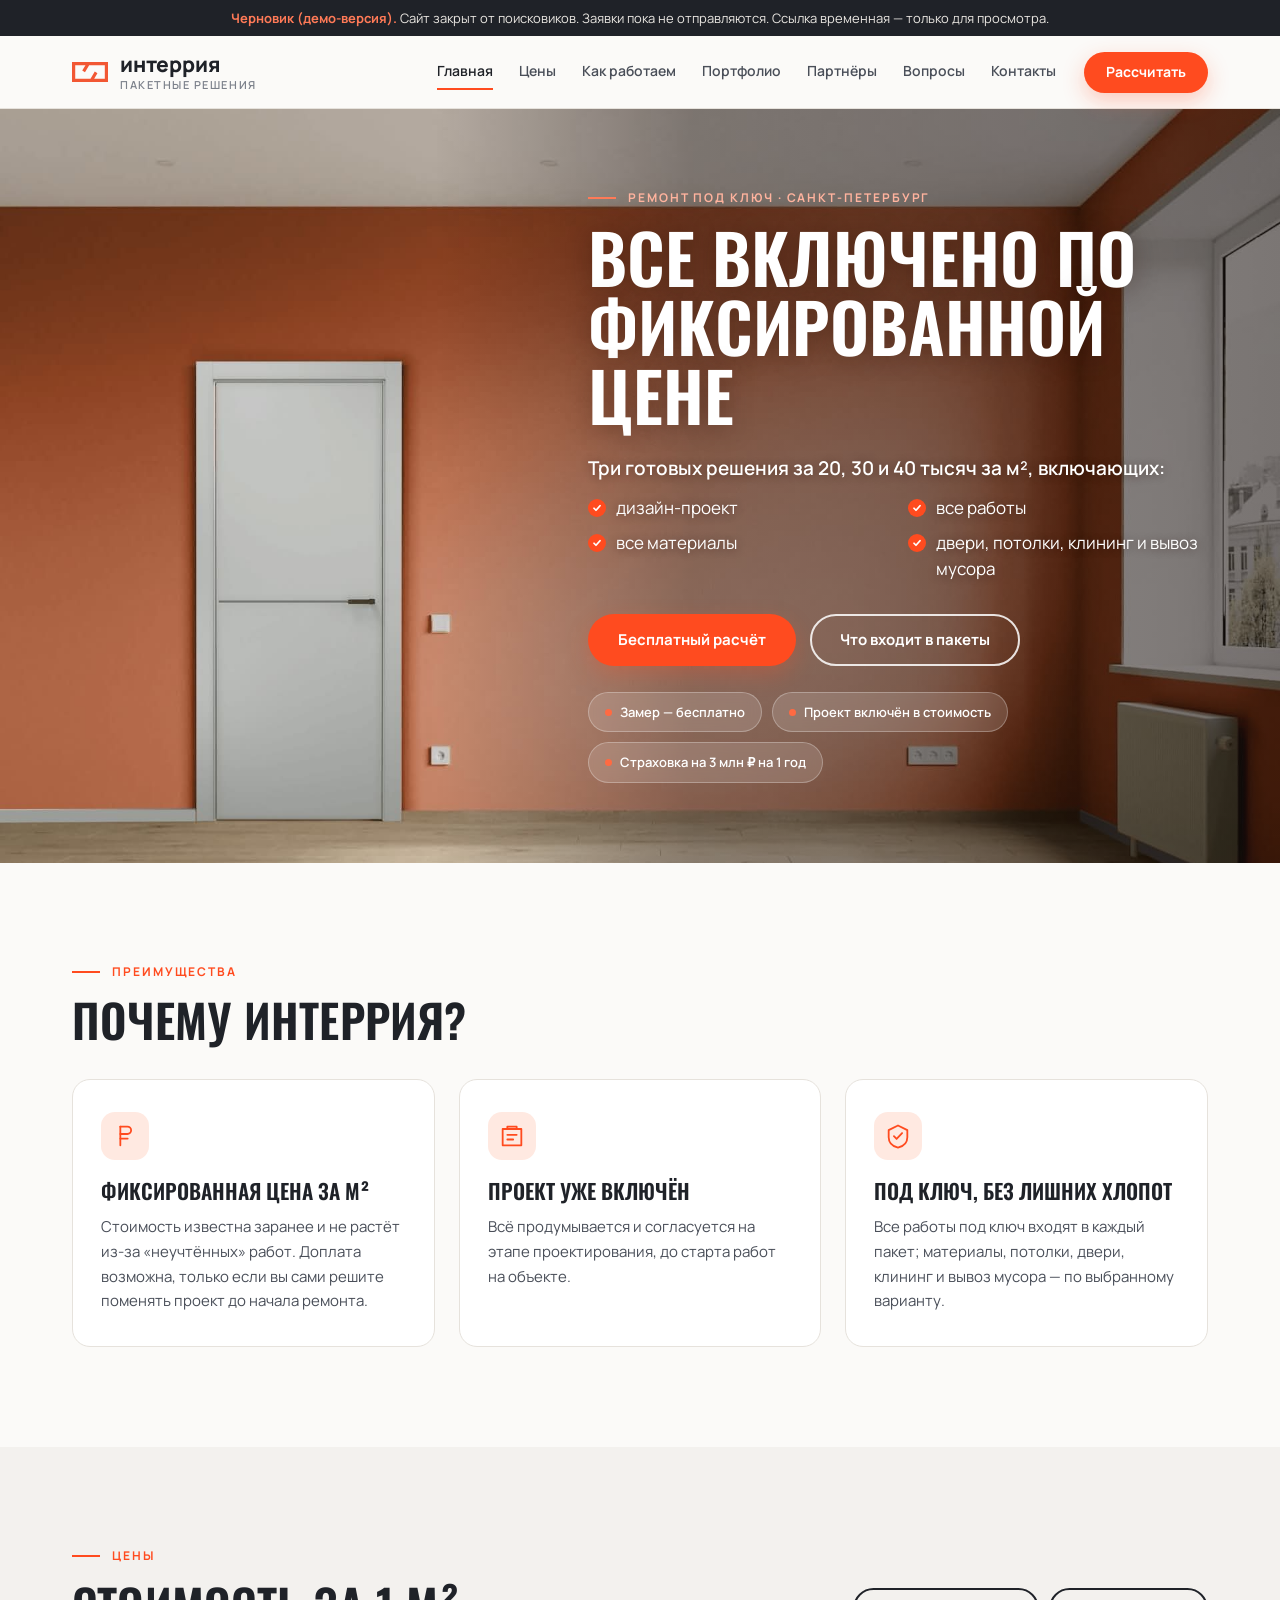
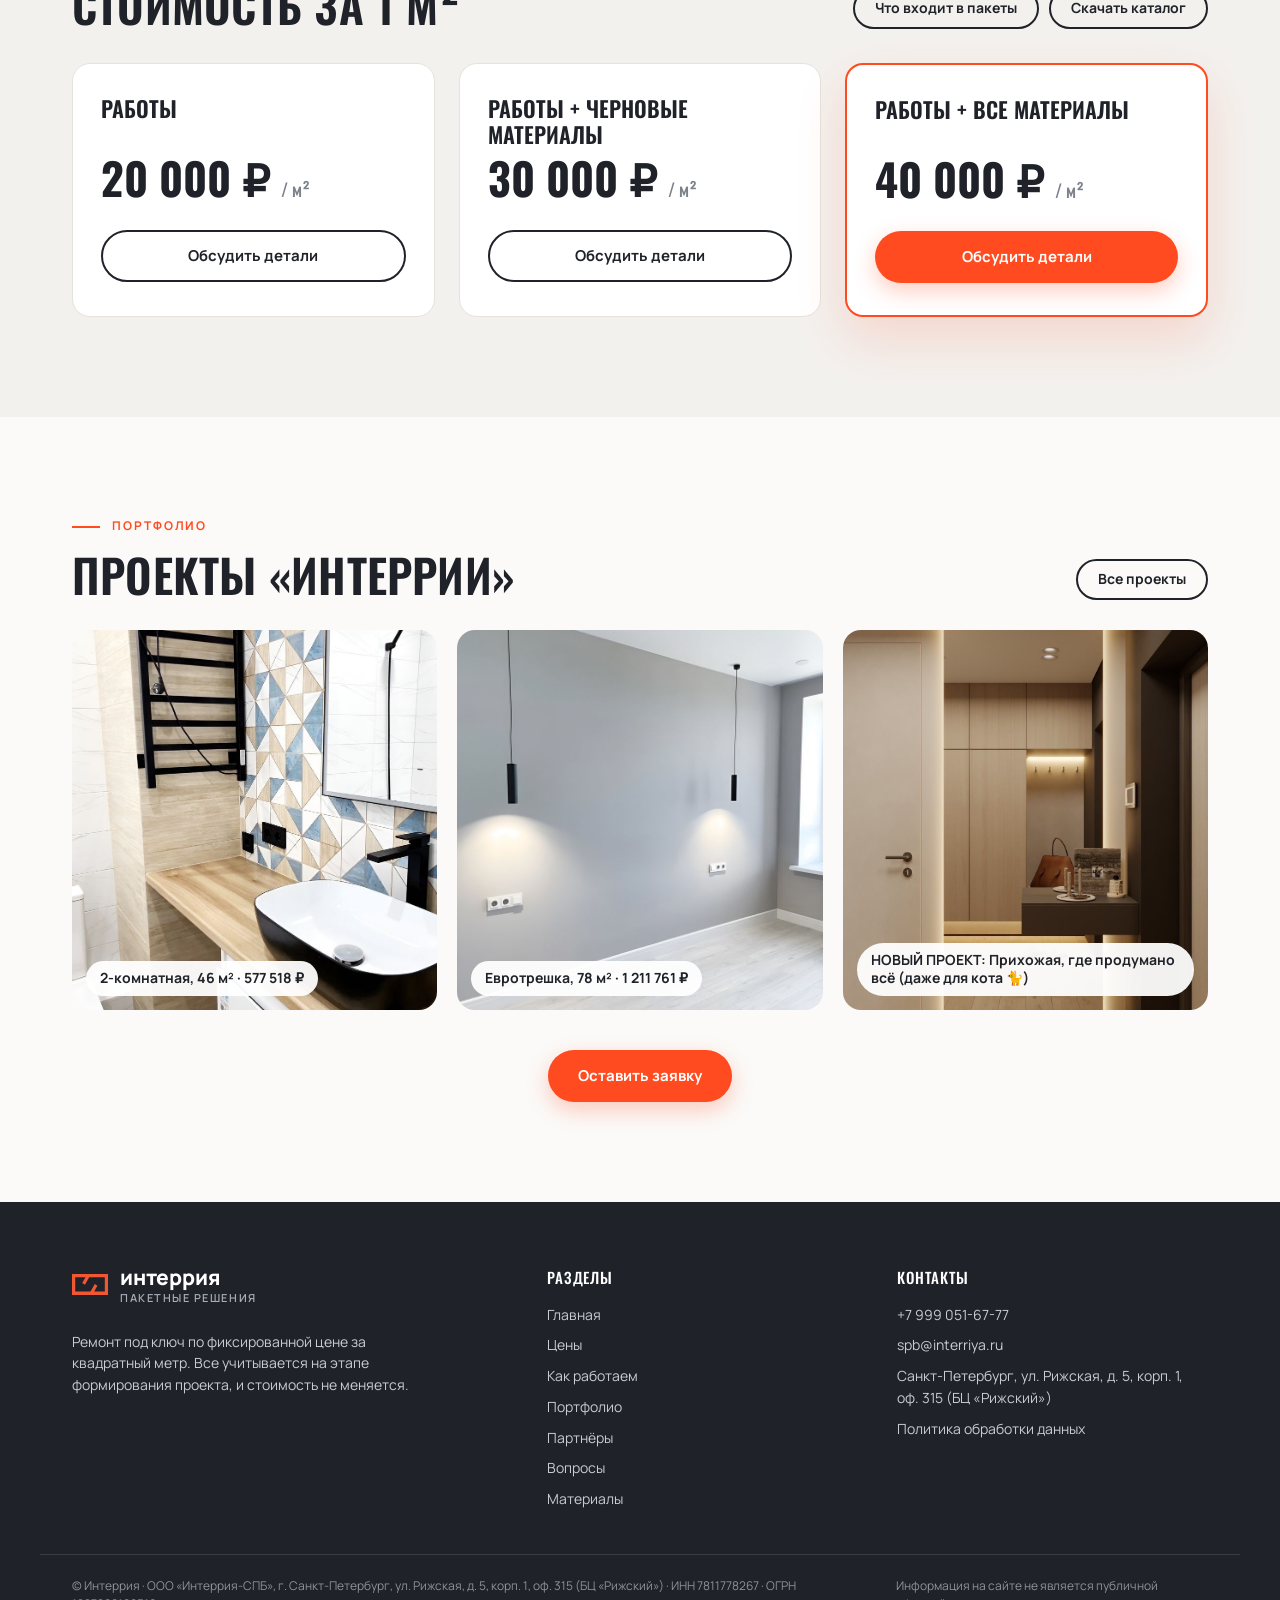
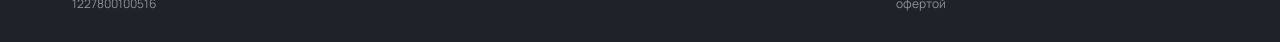
<file: index.html>
<!DOCTYPE html>
<html lang="ru">
<head>
<meta charset="utf-8">
<meta name="viewport" content="width=device-width, initial-scale=1">
<meta name="robots" content="noindex, nofollow">
<title>Интеррия. Пакетные решения — ремонт под ключ в Санкт-Петербурге (черновик)</title>
<meta name="description" content="Все включено по фиксированной цене: три готовых решения за 20, 30 и 40 тысяч ₽ за м². Санкт-Петербург.">
<link rel="icon" href="assets/img/logo-sign.svg" type="image/svg+xml">
<link rel="stylesheet" href="assets/css/fonts.css">
<link rel="stylesheet" href="assets/css/style.css">
</head>
<body>

<div class="draft-bar"><b>Черновик (демо-версия).</b> Сайт закрыт от поисковиков. Заявки пока не отправляются. Ссылка временная — только для просмотра.</div>
<header class="header" id="top">
  <div class="container header__in">
    <a href="index.html" class="logo" aria-label="Интеррия. Пакетные решения">
      <img src="assets/img/logo-sign.svg" alt="" width="36" height="20">
      <span class="logo__text"><span class="logo__name">интеррия</span><span class="logo__sub">Пакетные решения</span></span>
    </a>
    <nav class="nav" id="nav">
      <a href="index.html" class="is-active">Главная</a>
      <a href="prices.html">Цены</a>
      <a href="how.html">Как работаем</a>
      <a href="portfolio.html">Портфолио</a>
      <a href="partners.html">Партнёры</a>
      <a href="faq.html">Вопросы</a>
      <a href="contacts.html">Контакты</a>
      <a href="prices.html#calc" class="btn btn--accent btn--sm nav__cta-mobile">Рассчитать</a>
    </nav>
    <a href="prices.html#calc" class="btn btn--accent btn--sm header__cta">Рассчитать</a>
    <button class="burger" id="burger" aria-label="Меню" aria-expanded="false"><span></span><span></span><span></span></button>
  </div>
</header>

<main>

<!-- HERO -->
<section class="hero">
  <div class="hero__bg" role="img" aria-label="Комната после ремонта: оранжевая стена и светлая дверь"></div>
  <div class="container hero__in">
    <div class="hero__content">
      <div class="eyebrow eyebrow--light">Ремонт под ключ · Санкт-Петербург</div>
      <h1 class="hero__title">Все включено по фиксированной цене</h1>
      <p class="hero__lead">Три готовых решения за 20, 30 и 40 тысяч за м², включающих:</p>
      <ul class="hero__list">
        <li>дизайн-проект</li>
        <li>все работы</li>
        <li>все материалы</li>
        <li>двери, потолки, клининг и вывоз мусора</li>
      </ul>
      <div class="hero__btns">
        <a href="prices.html#calc" class="btn btn--accent">Бесплатный расчёт</a>
        <a href="prices.html#prices" class="btn btn--ghost-light">Что входит в пакеты</a>
      </div>
      <div class="chips">
        <span class="chip">Замер — бесплатно</span>
        <span class="chip">Проект включён в стоимость</span>
        <span class="chip">Страховка на 3&nbsp;млн&nbsp;₽ на 1 год</span>
      </div>
    </div>
  </div>
</section>

<!-- WHY -->
<section class="section why" id="why">
  <div class="container">
    <div class="eyebrow">Преимущества</div>
    <h2 class="h2">Почему Интеррия?</h2>
    <div class="why-cards">
      <article class="why-card">
        <div class="why-card__ico" aria-hidden="true">
          <svg viewBox="0 0 24 24" aria-hidden="true"><path d="M8 4v16"/><path d="M8 4h6.1a3.15 3.15 0 0 1 0 6.3H8"/><path d="M8 14.2h6.3"/></svg>
        </div>
        <h3>Фиксированная цена за м²</h3>
        <p>Стоимость известна заранее и не растёт из-за «неучтённых» работ. Доплата возможна, только если вы сами решите поменять проект до начала ремонта.</p>
      </article>
      <article class="why-card">
        <div class="why-card__ico" aria-hidden="true">
          <svg viewBox="0 0 24 24"><path d="M4 6h16v14H4z"/><path d="M8 6V4h8v2"/><path d="M8 11h8M8 15h5"/></svg>
        </div>
        <h3>Проект уже включён</h3>
        <p>Всё продумывается и согласуется на этапе проектирования, до старта работ на объекте.</p>
      </article>
      <article class="why-card">
        <div class="why-card__ico" aria-hidden="true">
          <svg viewBox="0 0 24 24"><path d="M12 3l8 4v6c0 5-3.4 7.8-8 9-4.6-1.2-8-4-8-9V7l8-4z"/><path d="M8.5 12.2l2.3 2.3 4.7-5"/></svg>
        </div>
        <h3>Под ключ, без лишних хлопот</h3>
        <p>Все работы под ключ входят в каждый пакет; материалы, потолки, двери, клининг и вывоз мусора — по выбранному варианту.</p>
      </article>
    </div>
  </div>
</section>

<!-- PRICES PREVIEW -->
<section class="section section--alt" id="prices-preview">
  <div class="container">
    <div class="head-row">
      <div>
        <div class="eyebrow">Цены</div>
        <h2 class="h2">Стоимость за 1 м²</h2>
      </div>
      <div class="head-row__btns">
        <a class="btn btn--outline btn--sm" href="prices.html#prices">Что входит в пакеты</a>
        <a class="btn btn--outline btn--sm" href="assets/docs/interriya-paketnye-resheniya.pdf" download="interriya-paketnye-resheniya.pdf">Скачать каталог</a>
      </div>
    </div>
    <div class="packs packs--preview">
      <article class="pack">
        <h3 class="pack__name">Работы</h3>
        <div class="pack__price">20 000 ₽ <small>/ м²</small></div>
        <a href="contacts.html?pack=20000#contacts" class="btn btn--outline pack__btn" data-pack="20000">Обсудить детали</a>
      </article>
      <article class="pack">
        <h3 class="pack__name">Работы + черновые материалы</h3>
        <div class="pack__price">30 000 ₽ <small>/ м²</small></div>
        <a href="contacts.html?pack=30000#contacts" class="btn btn--outline pack__btn" data-pack="30000">Обсудить детали</a>
      </article>
      <article class="pack pack--top">
        <h3 class="pack__name">Работы + все материалы</h3>
        <div class="pack__price">40 000 ₽ <small>/ м²</small></div>
        <a href="contacts.html?pack=40000#contacts" class="btn btn--accent pack__btn" data-pack="40000">Обсудить детали</a>
      </article>
    </div>
  </div>
</section>

<!-- PORTFOLIO PREVIEW -->
<section class="section" id="portfolio">
  <div class="container">
    <div class="head-row">
      <div><div class="eyebrow">Портфолио</div><h2 class="h2">Проекты «Интеррии»</h2></div>
      <a class="btn btn--outline btn--sm" href="portfolio.html">Все проекты</a>
    </div>
    <div class="gallery js-works" data-works-count="3" data-works-key="home">
      <a class="work" href="https://sankt-peterburg.interriya.ru/portfolio/tproduct/193754924922-2-282-071-" target="_blank" rel="noopener"><img src="assets/img/work-1.jpg" alt="Ремонт: 4-комнатная, 91 м²" loading="lazy"><span class="work__cap">4-комнатная, 91 м²</span></a>
      <a class="work" href="https://sankt-peterburg.interriya.ru/portfolio/tproduct/827839399602-2-004-022-" target="_blank" rel="noopener"><img src="assets/img/work-2.jpg" alt="Ремонт: Евротрёшка, 82 м²" loading="lazy"><span class="work__cap">Евротрёшка, 82 м²</span></a>
      <a class="work" href="https://sankt-peterburg.interriya.ru/portfolio/tproduct/144478800622-1-617-220-" target="_blank" rel="noopener"><img src="assets/img/work-3.jpg" alt="Ремонт: 2-комнатная, 59 м²" loading="lazy"><span class="work__cap">2-комнатная, 59 м²</span></a>
    </div>
    <div class="home-cta">
      <a href="contacts.html#contacts" class="btn btn--accent">Оставить заявку</a>
    </div>
  </div>
</section>

</main>

<footer class="footer">
  <div class="container footer__in">
    <div class="footer__col footer__about">
      <a href="index.html" class="logo logo--light">
        <img src="assets/img/logo-sign.svg" alt="" width="36" height="20">
        <span class="logo__text"><span class="logo__name">интеррия</span><span class="logo__sub">Пакетные решения</span></span>
      </a>
      <p>Ремонт под ключ по фиксированной цене за квадратный метр. Все учитывается на этапе формирования проекта, и стоимость не меняется.</p>
    </div>
    <div class="footer__col">
      <div class="footer__h">Разделы</div>
      <a href="index.html">Главная</a><a href="prices.html">Цены</a><a href="how.html">Как работаем</a><a href="portfolio.html">Портфолио</a><a href="partners.html">Партнёры</a><a href="faq.html">Вопросы</a><a href="brands.html">Материалы</a>
    </div>
    <div class="footer__col">
      <div class="footer__h">Контакты</div>
      <a href="tel:+79990516777">+7 999 051-67-77</a>
      <a href="mailto:spb@interriya.ru">spb@interriya.ru</a>
      <span>Санкт-Петербург, ул. Рижская, д. 5, корп. 1, оф. 315 (БЦ «Рижский»)</span>
      <a href="privacy.html">Политика обработки данных</a>
    </div>
  </div>
  <div class="container footer__bottom">
    <span>© Интеррия · ООО «Интеррия-СПБ», г. Санкт-Петербург, ул. Рижская, д. 5, корп. 1, оф. 315 (БЦ «Рижский») · ИНН 7811778267 · ОГРН 1227800100516</span>
    <span>Информация на сайте не является публичной офертой</span>
  </div>
</footer>

<script src="assets/data/projects.js"></script>
<script src="assets/js/form-config.js"></script>
<script src="assets/js/main.js"></script>
</body>
</html>
</file>
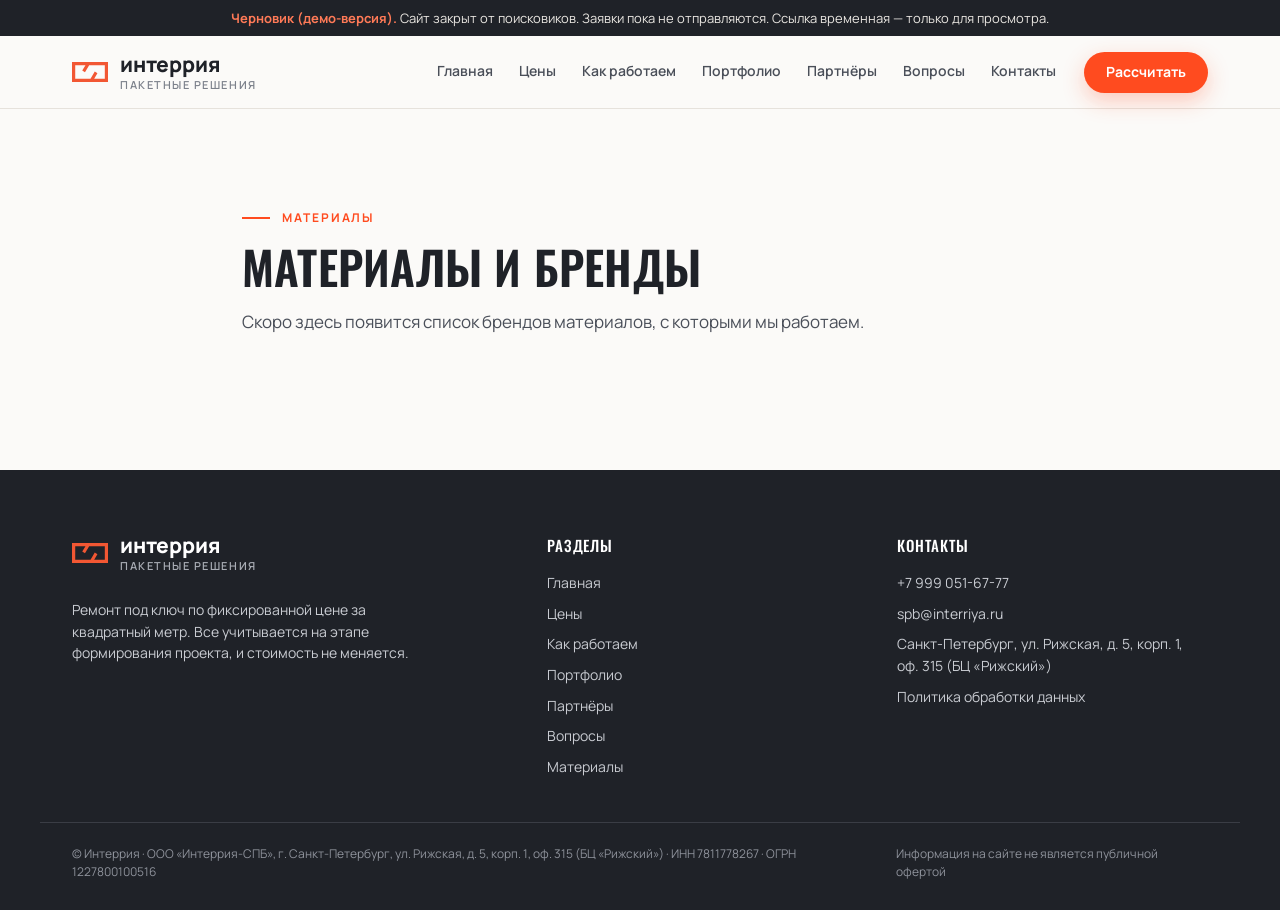
<file: brands.html>
<!DOCTYPE html>
<html lang="ru">
<head>
<meta charset="utf-8">
<meta name="viewport" content="width=device-width, initial-scale=1">
<meta name="robots" content="noindex, nofollow">
<title>Материалы и бренды | Интеррия. Пакетные решения (черновик)</title>
<meta name="description" content="Список брендов материалов, с которыми работает «Интеррия». Раздел в подготовке.">
<link rel="icon" href="assets/img/logo-sign.svg" type="image/svg+xml">
<link rel="stylesheet" href="assets/css/fonts.css">
<link rel="stylesheet" href="assets/css/style.css">
</head>
<body>

<div class="draft-bar"><b>Черновик (демо-версия).</b> Сайт закрыт от поисковиков. Заявки пока не отправляются. Ссылка временная — только для просмотра.</div>
<header class="header" id="top">
  <div class="container header__in">
    <a href="index.html" class="logo" aria-label="Интеррия. Пакетные решения">
      <img src="assets/img/logo-sign.svg" alt="" width="36" height="20">
      <span class="logo__text"><span class="logo__name">интеррия</span><span class="logo__sub">Пакетные решения</span></span>
    </a>
    <nav class="nav" id="nav">
      <a href="index.html">Главная</a>
      <a href="prices.html">Цены</a>
      <a href="how.html">Как работаем</a>
      <a href="portfolio.html">Портфолио</a>
      <a href="partners.html">Партнёры</a>
      <a href="faq.html">Вопросы</a>
      <a href="contacts.html">Контакты</a>
      <a href="prices.html#calc" class="btn btn--accent btn--sm nav__cta-mobile">Рассчитать</a>
    </nav>
    <a href="prices.html#calc" class="btn btn--accent btn--sm header__cta">Рассчитать</a>
    <button class="burger" id="burger" aria-label="Меню" aria-expanded="false"><span></span><span></span><span></span></button>
  </div>
</header>


<main>

<section class="section" id="brands">
  <div class="container container--narrow">
    <div class="eyebrow">Материалы</div>
    <h1 class="h2">Материалы и бренды</h1>
    <p class="sub">Скоро здесь появится список брендов материалов, с которыми мы работаем.</p>
  </div>
</section>

</main>

<footer class="footer">
  <div class="container footer__in">
    <div class="footer__col footer__about">
      <a href="index.html" class="logo logo--light">
        <img src="assets/img/logo-sign.svg" alt="" width="36" height="20">
        <span class="logo__text"><span class="logo__name">интеррия</span><span class="logo__sub">Пакетные решения</span></span>
      </a>
      <p>Ремонт под ключ по фиксированной цене за квадратный метр. Все учитывается на этапе формирования проекта, и стоимость не меняется.</p>
    </div>
    <div class="footer__col">
      <div class="footer__h">Разделы</div>
      <a href="index.html">Главная</a><a href="prices.html">Цены</a><a href="how.html">Как работаем</a><a href="portfolio.html">Портфолио</a><a href="partners.html">Партнёры</a><a href="faq.html">Вопросы</a><a href="brands.html">Материалы</a>
    </div>
    <div class="footer__col">
      <div class="footer__h">Контакты</div>
      <a href="tel:+79990516777">+7 999 051-67-77</a>
      <a href="mailto:spb@interriya.ru">spb@interriya.ru</a>
      <span>Санкт-Петербург, ул. Рижская, д. 5, корп. 1, оф. 315 (БЦ «Рижский»)</span>
      <a href="privacy.html">Политика обработки данных</a>
    </div>
  </div>
  <div class="container footer__bottom">
    <span>© Интеррия · ООО «Интеррия-СПБ», г. Санкт-Петербург, ул. Рижская, д. 5, корп. 1, оф. 315 (БЦ «Рижский») · ИНН 7811778267 · ОГРН 1227800100516</span>
    <span>Информация на сайте не является публичной офертой</span>
  </div>
</footer>

<script src="assets/js/form-config.js"></script>
<script src="assets/js/main.js"></script>
</body>
</html>
</file>
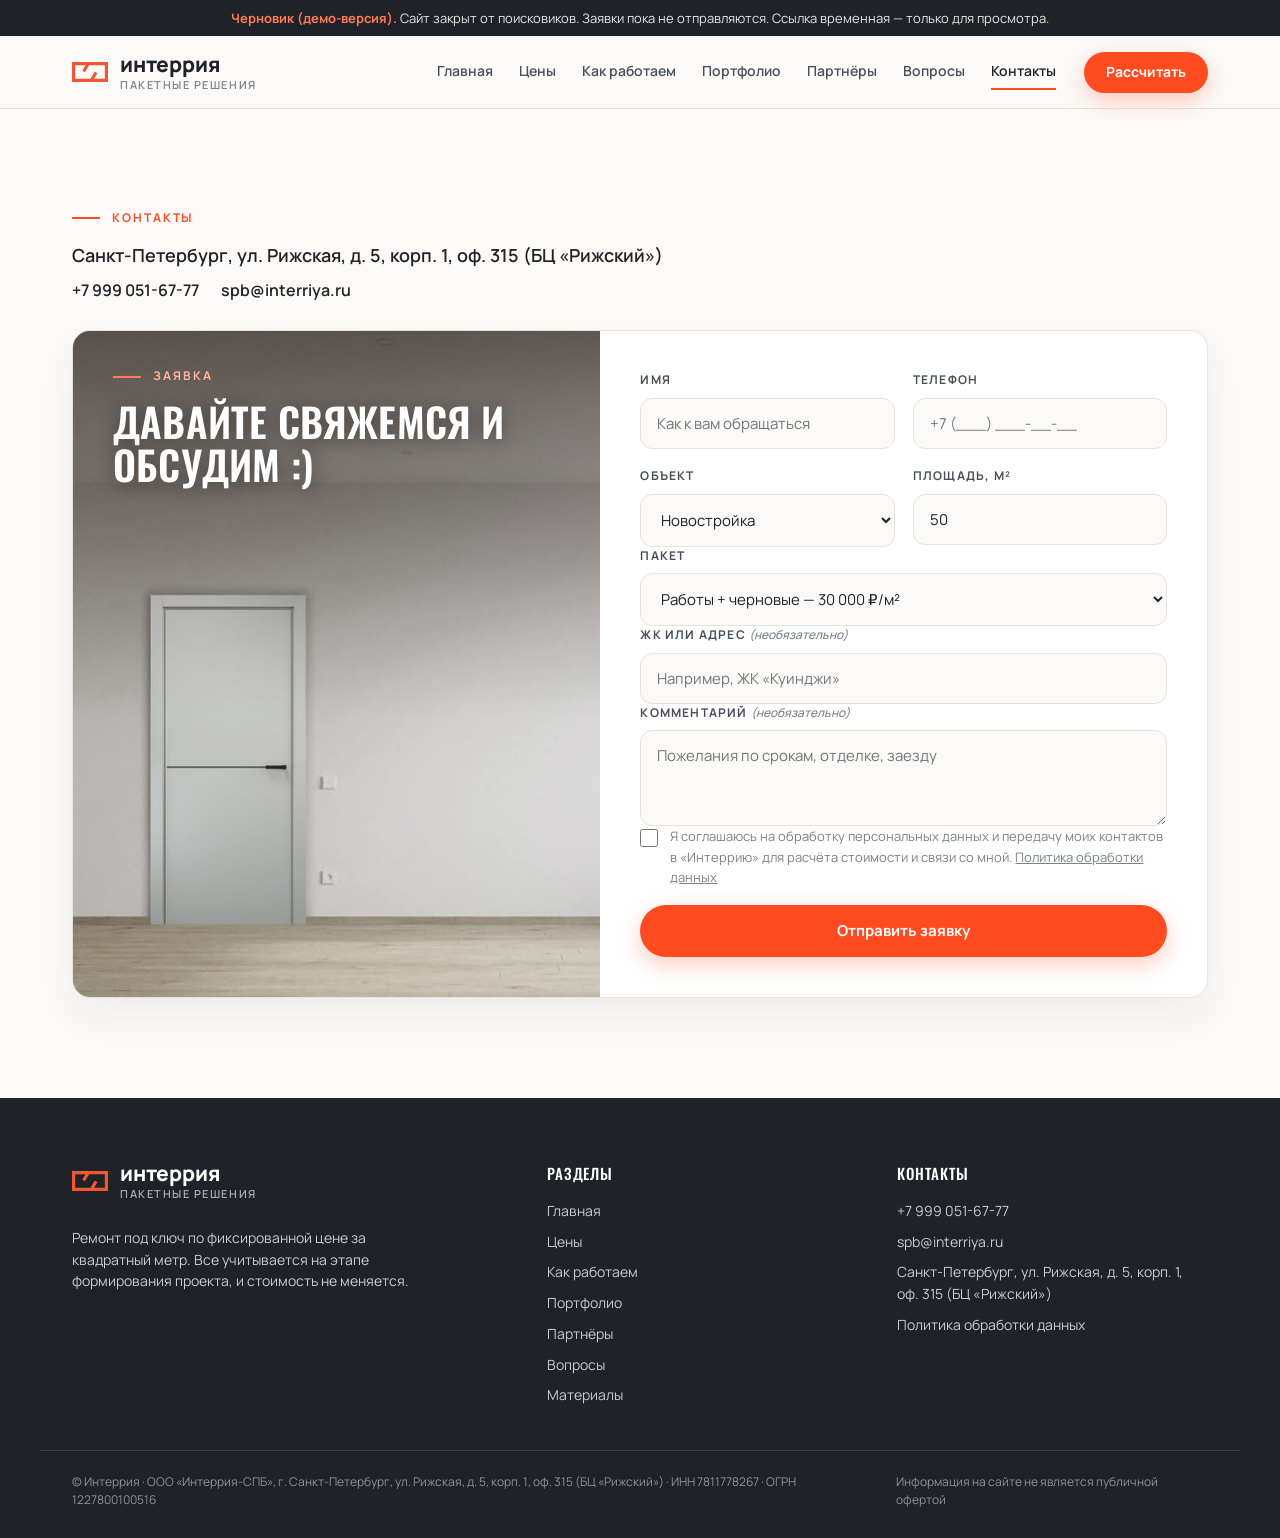
<file: contacts.html>
<!DOCTYPE html>
<html lang="ru">
<head>
<meta charset="utf-8">
<meta name="viewport" content="width=device-width, initial-scale=1">
<meta name="robots" content="noindex, nofollow">
<title>Контакты и заявка | Интеррия. Пакетные решения (черновик)</title>
<meta name="description" content="Давайте свяжемся и обсудим :) Заявка на расчёт пакетного ремонта в Санкт-Петербурге. +7 999 051-67-77, spb@interriya.ru.">
<link rel="icon" href="assets/img/logo-sign.svg" type="image/svg+xml">
<link rel="stylesheet" href="assets/css/fonts.css">
<link rel="stylesheet" href="assets/css/style.css">
</head>
<body>

<div class="draft-bar"><b>Черновик (демо-версия).</b> Сайт закрыт от поисковиков. Заявки пока не отправляются. Ссылка временная — только для просмотра.</div>
<header class="header" id="top">
  <div class="container header__in">
    <a href="index.html" class="logo" aria-label="Интеррия. Пакетные решения">
      <img src="assets/img/logo-sign.svg" alt="" width="36" height="20">
      <span class="logo__text"><span class="logo__name">интеррия</span><span class="logo__sub">Пакетные решения</span></span>
    </a>
    <nav class="nav" id="nav">
      <a href="index.html">Главная</a>
      <a href="prices.html">Цены</a>
      <a href="how.html">Как работаем</a>
      <a href="portfolio.html">Портфолио</a>
      <a href="partners.html">Партнёры</a>
      <a href="faq.html">Вопросы</a>
      <a href="contacts.html" class="is-active">Контакты</a>
      <a href="prices.html#calc" class="btn btn--accent btn--sm nav__cta-mobile">Рассчитать</a>
    </nav>
    <a href="prices.html#calc" class="btn btn--accent btn--sm header__cta">Рассчитать</a>
    <button class="burger" id="burger" aria-label="Меню" aria-expanded="false"><span></span><span></span><span></span></button>
  </div>
</header>

<main>

<!-- CONTACT FORM -->
<section class="section" id="contacts">
  <div class="container">
    <div class="contacts-info">
      <div class="eyebrow">Контакты</div>
      <p class="contacts-info__addr">Санкт-Петербург, ул. Рижская, д. 5, корп. 1, оф. 315 (БЦ «Рижский»)</p>
      <p class="contacts-info__links"><a href="tel:+79990516777">+7 999 051-67-77</a><a href="mailto:spb@interriya.ru">spb@interriya.ru</a></p>
    </div>
    <div class="lead">
      <div class="lead__img">
        <div class="lead__txt">
          <div class="eyebrow eyebrow--light">Заявка</div>
          <h2 class="h2 h2--light">Давайте свяжемся и обсудим :)</h2>
        </div>
      </div>
            <form class="form lead__form js-lead-form" data-form="lead" novalidate>
        <div class="hp-field" aria-hidden="true">
          <label>Не заполняйте это поле <input type="text" name="website" tabindex="-1" autocomplete="off"></label>
        </div>
        <input type="hidden" name="started_at" value="">
        <div class="form__fields">
        <div class="grid2">
          <label class="field"><span class="label">Имя</span><input type="text" name="name" placeholder="Как к вам обращаться" required autocomplete="name"></label>
          <label class="field"><span class="label">Телефон</span><input type="tel" name="phone" placeholder="+7 (___) ___-__-__" required inputmode="tel" autocomplete="tel"></label>
          <label class="field"><span class="label">Объект</span>
            <select name="object"><option>Новостройка</option><option>Вторичное жильё</option></select></label>
          <label class="field"><span class="label">Площадь, м²</span><input type="number" name="area" id="leadArea" value="50" min="10" max="500" inputmode="numeric"></label>
        </div>
        <label class="field"><span class="label">Пакет</span>
          <select name="pack" id="leadPack">
            <option value="20000">Работы — 20 000 ₽/м²</option>
            <option value="30000" selected>Работы + черновые — 30 000 ₽/м²</option>
            <option value="40000">Работы + все материалы — 40 000 ₽/м²</option>
          </select></label>
        <label class="field"><span class="label">ЖК или адрес <i>(необязательно)</i></span><input type="text" name="address" placeholder="Например, ЖК «Куинджи»" autocomplete="street-address"></label>
        <label class="field"><span class="label">Комментарий <i>(необязательно)</i></span><textarea name="comment" rows="3" placeholder="Пожелания по срокам, отделке, заезду"></textarea></label>
        <label class="check"><input type="checkbox" name="consent" required> <span>Я соглашаюсь на обработку персональных данных и передачу моих контактов в «Интеррию» для расчёта стоимости и связи со мной. <a href="privacy.html">Политика обработки данных</a></span></label>
        </div>
        <button class="btn btn--accent btn--wide" type="submit">Отправить заявку</button>
        <div class="form__status" hidden></div>
      </form>
    </div>
  </div>
</section>

</main>

<footer class="footer">
  <div class="container footer__in">
    <div class="footer__col footer__about">
      <a href="index.html" class="logo logo--light">
        <img src="assets/img/logo-sign.svg" alt="" width="36" height="20">
        <span class="logo__text"><span class="logo__name">интеррия</span><span class="logo__sub">Пакетные решения</span></span>
      </a>
      <p>Ремонт под ключ по фиксированной цене за квадратный метр. Все учитывается на этапе формирования проекта, и стоимость не меняется.</p>
    </div>
    <div class="footer__col">
      <div class="footer__h">Разделы</div>
      <a href="index.html">Главная</a><a href="prices.html">Цены</a><a href="how.html">Как работаем</a><a href="portfolio.html">Портфолио</a><a href="partners.html">Партнёры</a><a href="faq.html">Вопросы</a><a href="brands.html">Материалы</a>
    </div>
    <div class="footer__col">
      <div class="footer__h">Контакты</div>
      <a href="tel:+79990516777">+7 999 051-67-77</a>
      <a href="mailto:spb@interriya.ru">spb@interriya.ru</a>
      <span>Санкт-Петербург, ул. Рижская, д. 5, корп. 1, оф. 315 (БЦ «Рижский»)</span>
      <a href="privacy.html">Политика обработки данных</a>
    </div>
  </div>
  <div class="container footer__bottom">
    <span>© Интеррия · ООО «Интеррия-СПБ», г. Санкт-Петербург, ул. Рижская, д. 5, корп. 1, оф. 315 (БЦ «Рижский») · ИНН 7811778267 · ОГРН 1227800100516</span>
    <span>Информация на сайте не является публичной офертой</span>
  </div>
</footer>

<script src="assets/js/form-config.js"></script>
<script src="assets/js/main.js"></script>
</body>
</html>
</file>
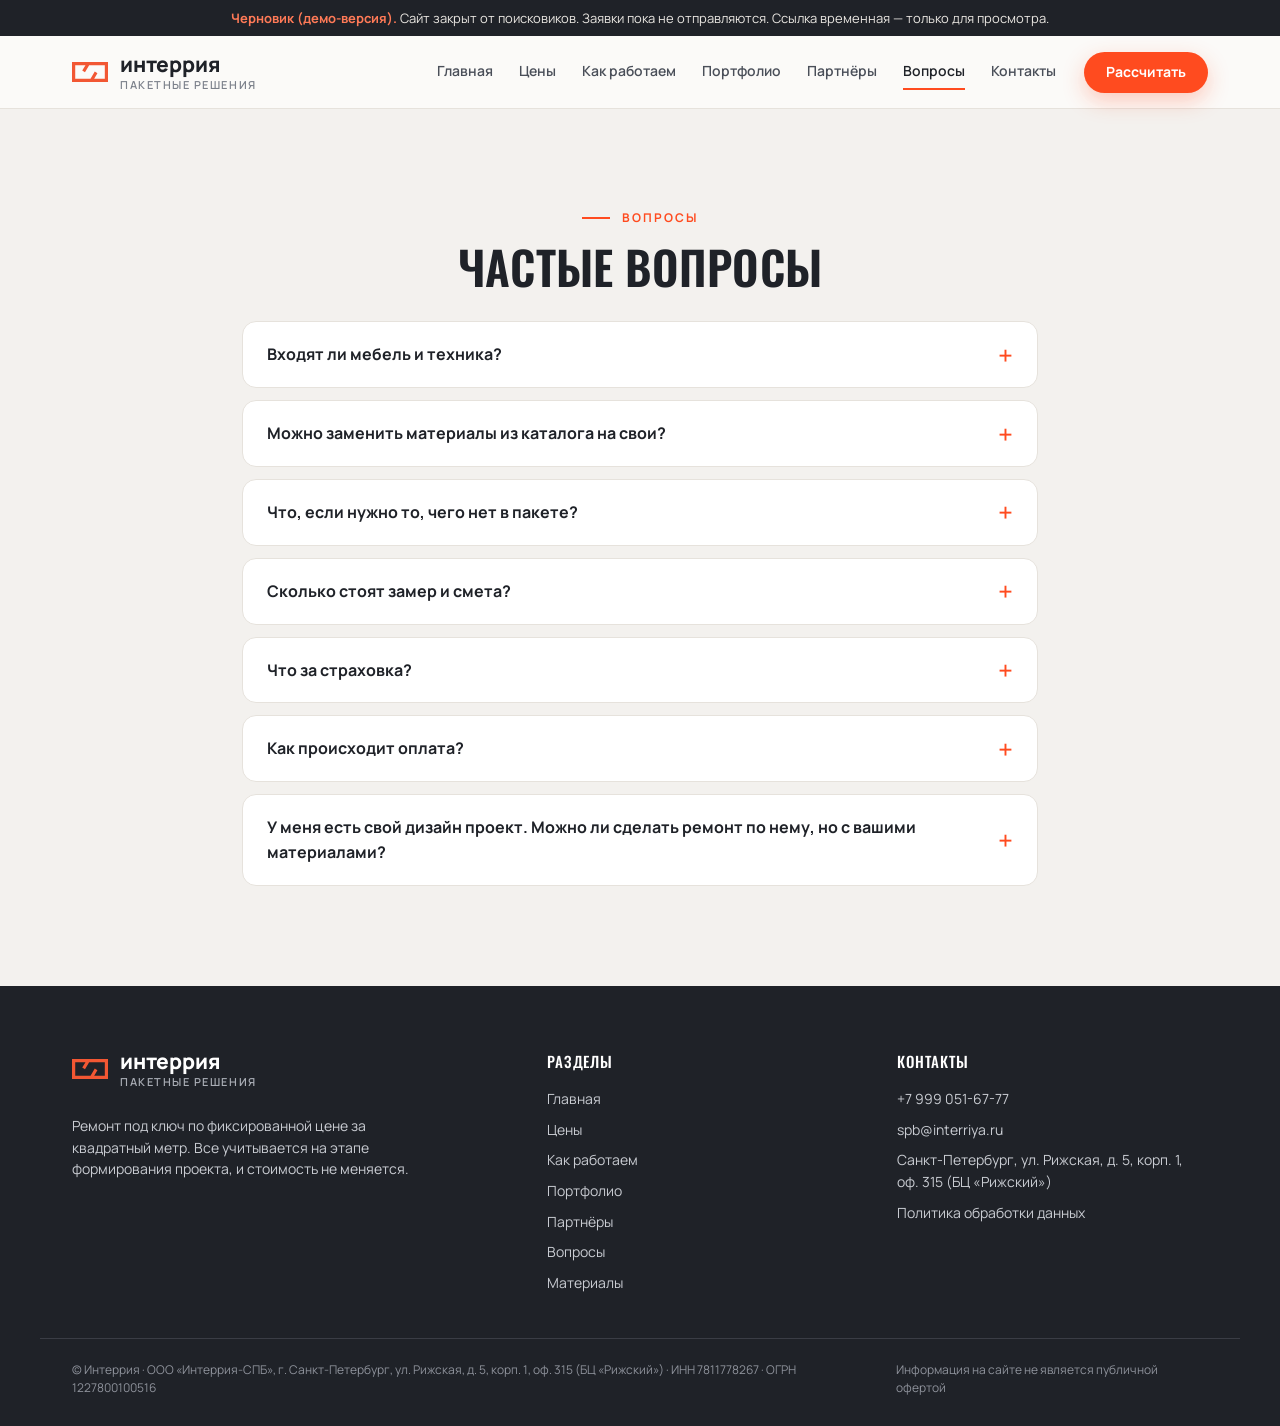
<file: faq.html>
<!DOCTYPE html>
<html lang="ru">
<head>
<meta charset="utf-8">
<meta name="viewport" content="width=device-width, initial-scale=1">
<meta name="robots" content="noindex, nofollow">
<title>Частые вопросы | Интеррия. Пакетные решения (черновик)</title>
<meta name="description" content="Ответы на частые вопросы о пакетном ремонте: мебель и техника, материалы, смета, страховка, свой дизайн-проект.">
<link rel="icon" href="assets/img/logo-sign.svg" type="image/svg+xml">
<link rel="stylesheet" href="assets/css/fonts.css">
<link rel="stylesheet" href="assets/css/style.css">
</head>
<body>

<div class="draft-bar"><b>Черновик (демо-версия).</b> Сайт закрыт от поисковиков. Заявки пока не отправляются. Ссылка временная — только для просмотра.</div>
<header class="header" id="top">
  <div class="container header__in">
    <a href="index.html" class="logo" aria-label="Интеррия. Пакетные решения">
      <img src="assets/img/logo-sign.svg" alt="" width="36" height="20">
      <span class="logo__text"><span class="logo__name">интеррия</span><span class="logo__sub">Пакетные решения</span></span>
    </a>
    <nav class="nav" id="nav">
      <a href="index.html">Главная</a>
      <a href="prices.html">Цены</a>
      <a href="how.html">Как работаем</a>
      <a href="portfolio.html">Портфолио</a>
      <a href="partners.html">Партнёры</a>
      <a href="faq.html" class="is-active">Вопросы</a>
      <a href="contacts.html">Контакты</a>
      <a href="prices.html#calc" class="btn btn--accent btn--sm nav__cta-mobile">Рассчитать</a>
    </nav>
    <a href="prices.html#calc" class="btn btn--accent btn--sm header__cta">Рассчитать</a>
    <button class="burger" id="burger" aria-label="Меню" aria-expanded="false"><span></span><span></span><span></span></button>
  </div>
</header>

<main>

<!-- FAQ -->
<section class="section section--alt" id="faq">
  <div class="container container--narrow">
    <div class="eyebrow eyebrow--center">Вопросы</div>
    <h2 class="h2 center">Частые вопросы</h2>
    <div class="faq">
      <details><summary>Входят ли мебель и техника?</summary><p>Нет, мебель и бытовая техника в пакеты не входят.</p></details>
      <details><summary>Можно заменить материалы из каталога на свои?</summary><p>Да, это можно сделать, но только чистовые материалы. Черновые мы закупаем сами — берём те, качество которых уже проверили. Если вы хотите заменить материалы на свои, пересчитываем стоимость до этапа подписания договора.</p></details>
      <details><summary>Что, если нужно то, чего нет в пакете?</summary><p>Дополнительные работы, которых нет в пакете, считаем отдельной сметой. Если возникает потребность добавить работы — пересчитываем стоимость до этапа подписания договора.</p></details>
      <details><summary>Сколько стоят замер и смета?</summary><p>Бесплатно. Специалист бесплатно выезжает на замер и собирает ваши запросы, смета на работы — тоже бесплатно.</p></details>
      <details><summary>Что за страховка?</summary><p>Мы бесплатно страхуем квартиру на 1 год с начала ремонта на общую сумму 3&nbsp;млн&nbsp;₽. Страховка входит во все три пакета.</p></details>
      <details><summary>Как происходит оплата?</summary><p>Оплата этапами — по мере выполнения работ.</p></details>
      <details><summary>У меня есть свой дизайн проект. Можно ли сделать ремонт по нему, но с вашими материалами?</summary><p>Здесь все индивидуально. Иногда мы можем подстроить ваш проект под наши решения и материалы. Но иногда, ремонт по вашему дизайн проекту может быть настолько уникальным, что потребуется индивидуальный расчет ремонтных работ с подробной сметой. Мы также это делаем. Присылайте, обсудим.</p></details>
    </div>
  </div>
</section>

</main>

<footer class="footer">
  <div class="container footer__in">
    <div class="footer__col footer__about">
      <a href="index.html" class="logo logo--light">
        <img src="assets/img/logo-sign.svg" alt="" width="36" height="20">
        <span class="logo__text"><span class="logo__name">интеррия</span><span class="logo__sub">Пакетные решения</span></span>
      </a>
      <p>Ремонт под ключ по фиксированной цене за квадратный метр. Все учитывается на этапе формирования проекта, и стоимость не меняется.</p>
    </div>
    <div class="footer__col">
      <div class="footer__h">Разделы</div>
      <a href="index.html">Главная</a><a href="prices.html">Цены</a><a href="how.html">Как работаем</a><a href="portfolio.html">Портфолио</a><a href="partners.html">Партнёры</a><a href="faq.html">Вопросы</a><a href="brands.html">Материалы</a>
    </div>
    <div class="footer__col">
      <div class="footer__h">Контакты</div>
      <a href="tel:+79990516777">+7 999 051-67-77</a>
      <a href="mailto:spb@interriya.ru">spb@interriya.ru</a>
      <span>Санкт-Петербург, ул. Рижская, д. 5, корп. 1, оф. 315 (БЦ «Рижский»)</span>
      <a href="privacy.html">Политика обработки данных</a>
    </div>
  </div>
  <div class="container footer__bottom">
    <span>© Интеррия · ООО «Интеррия-СПБ», г. Санкт-Петербург, ул. Рижская, д. 5, корп. 1, оф. 315 (БЦ «Рижский») · ИНН 7811778267 · ОГРН 1227800100516</span>
    <span>Информация на сайте не является публичной офертой</span>
  </div>
</footer>

<script src="assets/js/form-config.js"></script>
<script src="assets/js/main.js"></script>
</body>
</html>
</file>
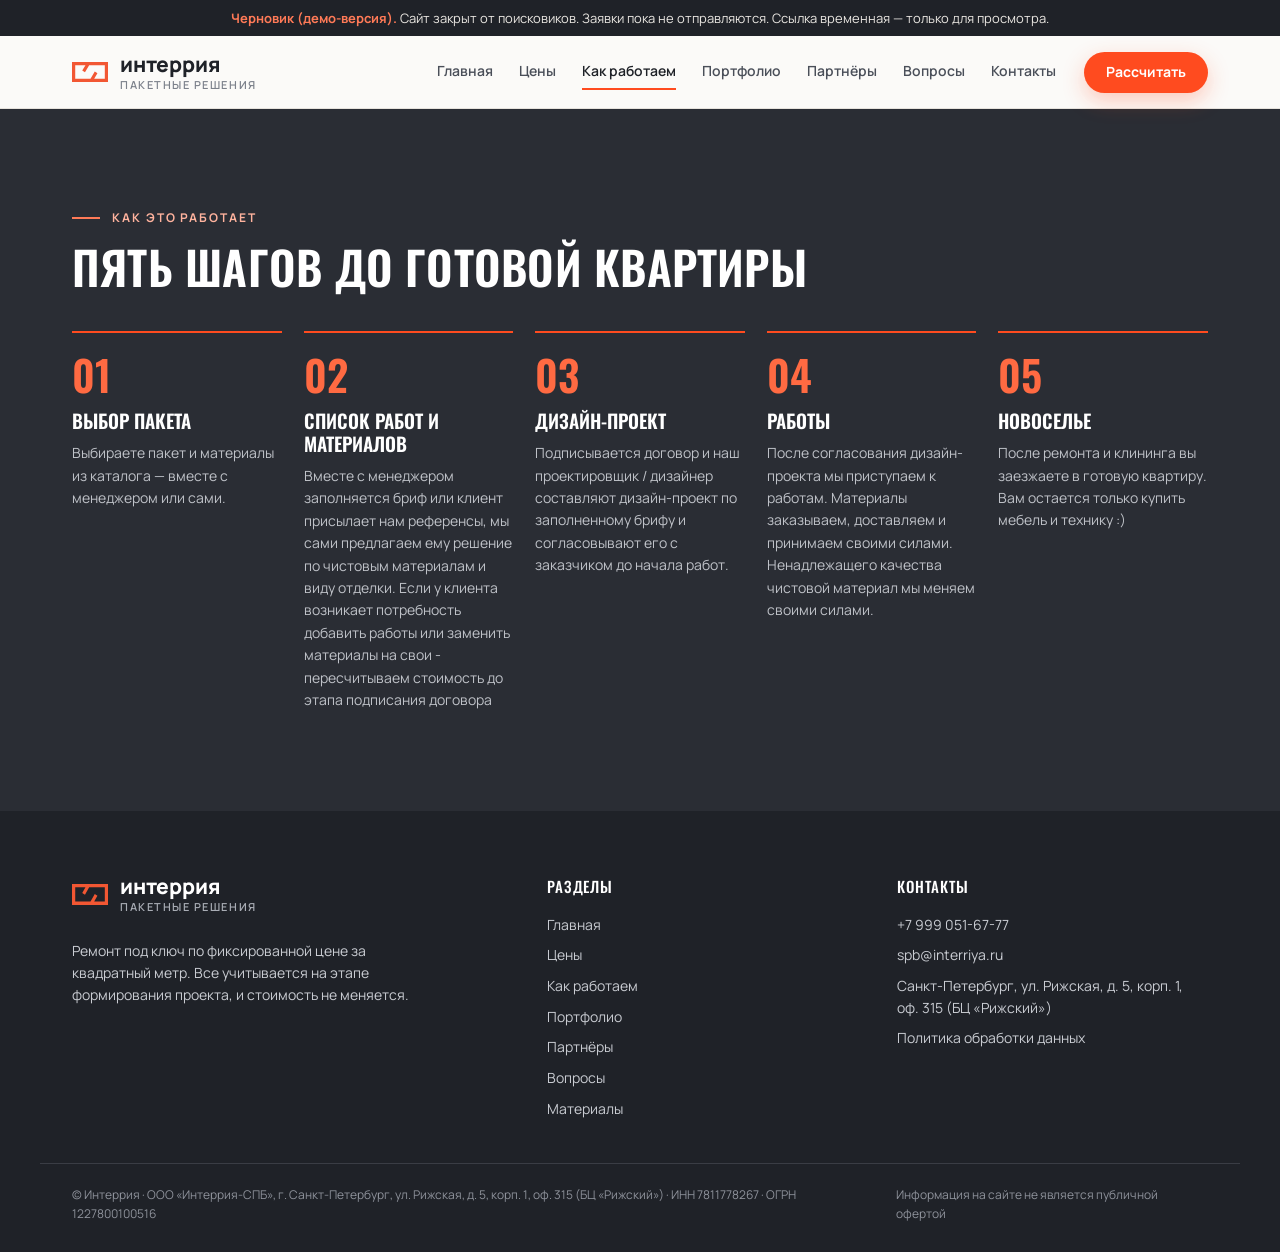
<file: how.html>
<!DOCTYPE html>
<html lang="ru">
<head>
<meta charset="utf-8">
<meta name="viewport" content="width=device-width, initial-scale=1">
<meta name="robots" content="noindex, nofollow">
<title>Как работаем: пять шагов до готовой квартиры | Интеррия. Пакетные решения (черновик)</title>
<meta name="description" content="Пять шагов до готовой квартиры: выбор пакета, список работ и материалов, проект, работы, новоселье.">
<link rel="icon" href="assets/img/logo-sign.svg" type="image/svg+xml">
<link rel="stylesheet" href="assets/css/fonts.css">
<link rel="stylesheet" href="assets/css/style.css">
</head>
<body>

<div class="draft-bar"><b>Черновик (демо-версия).</b> Сайт закрыт от поисковиков. Заявки пока не отправляются. Ссылка временная — только для просмотра.</div>
<header class="header" id="top">
  <div class="container header__in">
    <a href="index.html" class="logo" aria-label="Интеррия. Пакетные решения">
      <img src="assets/img/logo-sign.svg" alt="" width="36" height="20">
      <span class="logo__text"><span class="logo__name">интеррия</span><span class="logo__sub">Пакетные решения</span></span>
    </a>
    <nav class="nav" id="nav">
      <a href="index.html">Главная</a>
      <a href="prices.html">Цены</a>
      <a href="how.html" class="is-active">Как работаем</a>
      <a href="portfolio.html">Портфолио</a>
      <a href="partners.html">Партнёры</a>
      <a href="faq.html">Вопросы</a>
      <a href="contacts.html">Контакты</a>
      <a href="prices.html#calc" class="btn btn--accent btn--sm nav__cta-mobile">Рассчитать</a>
    </nav>
    <a href="prices.html#calc" class="btn btn--accent btn--sm header__cta">Рассчитать</a>
    <button class="burger" id="burger" aria-label="Меню" aria-expanded="false"><span></span><span></span><span></span></button>
  </div>
</header>

<main>

<section class="section steps" id="steps">
  <div class="container">
    <div class="eyebrow eyebrow--light">Как это работает</div>
    <h2 class="h2 h2--light">Пять шагов до готовой квартиры</h2>
    <ol class="steps__list">
      <li class="step"><div class="step__n">01</div><h3>Выбор пакета</h3><p>Выбираете пакет и материалы из каталога — вместе с менеджером или сами.</p></li>
      <li class="step"><div class="step__n">02</div><h3>Список работ и материалов</h3><p>Вместе с менеджером заполняется бриф или клиент присылает нам референсы, мы сами предлагаем ему решение по чистовым материалам и виду отделки. Если у клиента возникает потребность добавить работы или заменить материалы на свои - пересчитываем стоимость до этапа подписания договора</p></li>
      <li class="step"><div class="step__n">03</div><h3>Дизайн-проект</h3><p>Подписывается договор и наш проектировщик / дизайнер составляют дизайн-проект по заполненному брифу и согласовывают его с заказчиком до начала работ.</p></li>
      <li class="step"><div class="step__n">04</div><h3>Работы</h3><p>После согласования дизайн-проекта мы приступаем к работам. Материалы заказываем, доставляем и принимаем своими силами. Ненадлежащего качества чистовой материал мы меняем своими силами.</p></li>
      <li class="step"><div class="step__n">05</div><h3>Новоселье</h3><p>После ремонта и клининга вы заезжаете в готовую квартиру. Вам остается только купить мебель и технику :)</p></li>
    </ol>
  </div>
</section>

</main>

<footer class="footer">
  <div class="container footer__in">
    <div class="footer__col footer__about">
      <a href="index.html" class="logo logo--light">
        <img src="assets/img/logo-sign.svg" alt="" width="36" height="20">
        <span class="logo__text"><span class="logo__name">интеррия</span><span class="logo__sub">Пакетные решения</span></span>
      </a>
      <p>Ремонт под ключ по фиксированной цене за квадратный метр. Все учитывается на этапе формирования проекта, и стоимость не меняется.</p>
    </div>
    <div class="footer__col">
      <div class="footer__h">Разделы</div>
      <a href="index.html">Главная</a><a href="prices.html">Цены</a><a href="how.html">Как работаем</a><a href="portfolio.html">Портфолио</a><a href="partners.html">Партнёры</a><a href="faq.html">Вопросы</a><a href="brands.html">Материалы</a>
    </div>
    <div class="footer__col">
      <div class="footer__h">Контакты</div>
      <a href="tel:+79990516777">+7 999 051-67-77</a>
      <a href="mailto:spb@interriya.ru">spb@interriya.ru</a>
      <span>Санкт-Петербург, ул. Рижская, д. 5, корп. 1, оф. 315 (БЦ «Рижский»)</span>
      <a href="privacy.html">Политика обработки данных</a>
    </div>
  </div>
  <div class="container footer__bottom">
    <span>© Интеррия · ООО «Интеррия-СПБ», г. Санкт-Петербург, ул. Рижская, д. 5, корп. 1, оф. 315 (БЦ «Рижский») · ИНН 7811778267 · ОГРН 1227800100516</span>
    <span>Информация на сайте не является публичной офертой</span>
  </div>
</footer>

<script src="assets/js/form-config.js"></script>
<script src="assets/js/main.js"></script>
</body>
</html>
</file>
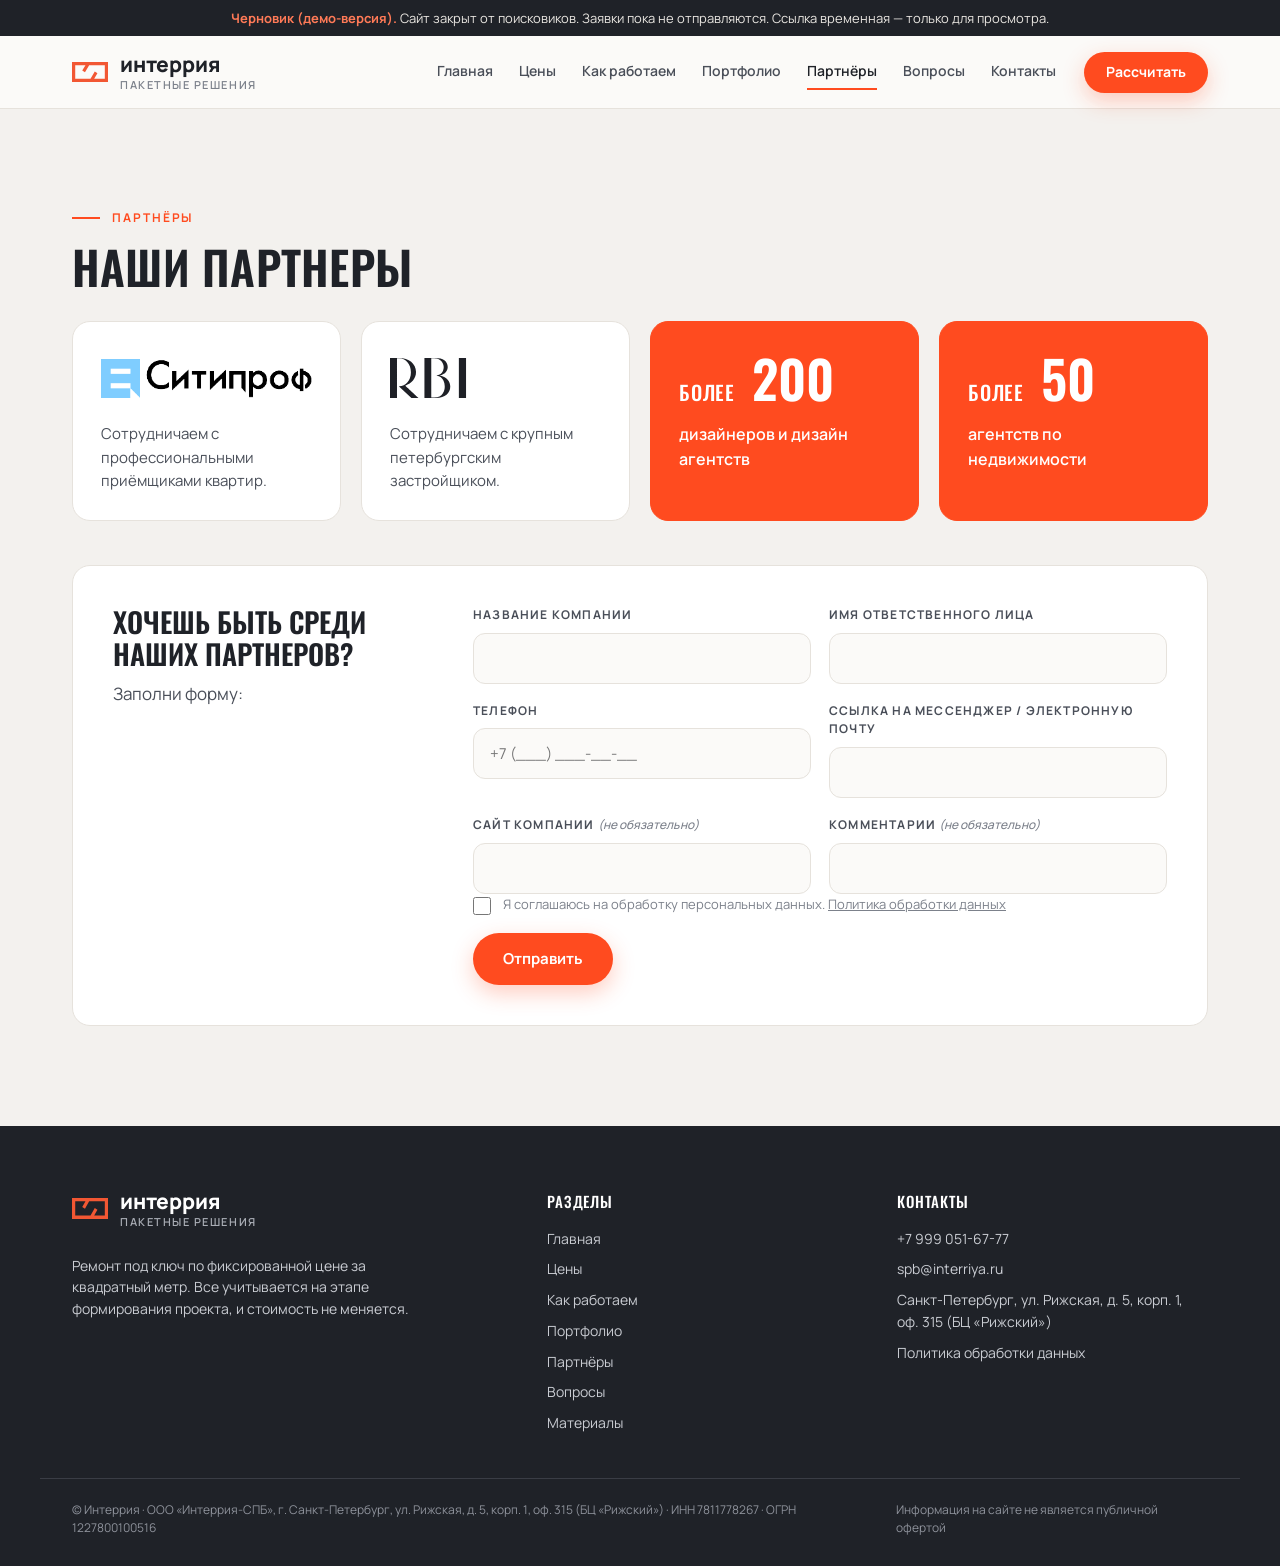
<file: partners.html>
<!DOCTYPE html>
<html lang="ru">
<head>
<meta charset="utf-8">
<meta name="viewport" content="width=device-width, initial-scale=1">
<meta name="robots" content="noindex, nofollow">
<title>Наши партнеры — Ситипроф и RBI | Интеррия. Пакетные решения (черновик)</title>
<meta name="description" content="Партнёры «Интеррии»: Ситипроф, RBI, более 200 дизайнеров и дизайн агентств, более 50 агентств по недвижимости.">
<link rel="icon" href="assets/img/logo-sign.svg" type="image/svg+xml">
<link rel="stylesheet" href="assets/css/fonts.css">
<link rel="stylesheet" href="assets/css/style.css">
</head>
<body>

<div class="draft-bar"><b>Черновик (демо-версия).</b> Сайт закрыт от поисковиков. Заявки пока не отправляются. Ссылка временная — только для просмотра.</div>
<header class="header" id="top">
  <div class="container header__in">
    <a href="index.html" class="logo" aria-label="Интеррия. Пакетные решения">
      <img src="assets/img/logo-sign.svg" alt="" width="36" height="20">
      <span class="logo__text"><span class="logo__name">интеррия</span><span class="logo__sub">Пакетные решения</span></span>
    </a>
    <nav class="nav" id="nav">
      <a href="index.html">Главная</a>
      <a href="prices.html">Цены</a>
      <a href="how.html">Как работаем</a>
      <a href="portfolio.html">Портфолио</a>
      <a href="partners.html" class="is-active">Партнёры</a>
      <a href="faq.html">Вопросы</a>
      <a href="contacts.html">Контакты</a>
      <a href="prices.html#calc" class="btn btn--accent btn--sm nav__cta-mobile">Рассчитать</a>
    </nav>
    <a href="prices.html#calc" class="btn btn--accent btn--sm header__cta">Рассчитать</a>
    <button class="burger" id="burger" aria-label="Меню" aria-expanded="false"><span></span><span></span><span></span></button>
  </div>
</header>

<main>

<!-- PARTNERS -->
<section class="section section--alt" id="partners">
  <div class="container">
    <div class="eyebrow">Партнёры</div>
    <h2 class="h2">Наши партнеры</h2>
    <div class="partners">
      <div class="partner">
        <div class="partner__logo"><img src="assets/img/partner-cityprof.png" alt="Ситипроф" width="160"></div>
        <p>Сотрудничаем с профессиональными приёмщиками квартир.</p>
      </div>
      <div class="partner">
        <div class="partner__logo"><img src="assets/img/partner-rbi.svg" alt="RBI" width="78"></div>
        <p>Сотрудничаем с крупным петербургским застройщиком.</p>
      </div>
      <div class="partner partner--stat">
        <div class="stat"><span>более</span> 200</div>
        <p>дизайнеров и дизайн агентств</p>
      </div>
      <div class="partner partner--stat">
        <div class="stat"><span>более</span> 50</div>
        <p>агентств по недвижимости</p>
      </div>
    </div>

    <div class="pform">
      <div class="pform__head">
        <h3 class="h3">Хочешь быть среди наших партнеров?</h3>
        <p>Заполни форму:</p>
      </div>
            <form class="form js-lead-form" data-form="partner" novalidate>
        <div class="hp-field" aria-hidden="true">
          <label>Не заполняйте это поле <input type="text" name="website" tabindex="-1" autocomplete="off"></label>
        </div>
        <input type="hidden" name="started_at" value="">
        <div class="form__fields">
        <div class="grid2">
          <label class="field"><span class="label">Название компании</span><input type="text" name="company" required></label>
          <label class="field"><span class="label">Имя ответственного лица</span><input type="text" name="person" required autocomplete="name"></label>
          <label class="field"><span class="label">Телефон</span><input type="tel" name="phone" placeholder="+7 (___) ___-__-__" required inputmode="tel" autocomplete="tel"></label>
          <label class="field"><span class="label">Ссылка на мессенджер / электронную почту</span><input type="text" name="contact" required></label>
          <label class="field"><span class="label">Сайт компании <i>(не обязательно)</i></span><input type="text" name="site"></label>
          <label class="field"><span class="label">Комментарии <i>(не обязательно)</i></span><input type="text" name="comment"></label>
        </div>
        <label class="check"><input type="checkbox" name="consent" required> <span>Я соглашаюсь на обработку персональных данных. <a href="privacy.html">Политика обработки данных</a></span></label>
        </div>
        <button class="btn btn--accent" type="submit">Отправить</button>
        <div class="form__status" hidden></div>
      </form>
    </div>
  </div>
</section>

</main>

<footer class="footer">
  <div class="container footer__in">
    <div class="footer__col footer__about">
      <a href="index.html" class="logo logo--light">
        <img src="assets/img/logo-sign.svg" alt="" width="36" height="20">
        <span class="logo__text"><span class="logo__name">интеррия</span><span class="logo__sub">Пакетные решения</span></span>
      </a>
      <p>Ремонт под ключ по фиксированной цене за квадратный метр. Все учитывается на этапе формирования проекта, и стоимость не меняется.</p>
    </div>
    <div class="footer__col">
      <div class="footer__h">Разделы</div>
      <a href="index.html">Главная</a><a href="prices.html">Цены</a><a href="how.html">Как работаем</a><a href="portfolio.html">Портфолио</a><a href="partners.html">Партнёры</a><a href="faq.html">Вопросы</a><a href="brands.html">Материалы</a>
    </div>
    <div class="footer__col">
      <div class="footer__h">Контакты</div>
      <a href="tel:+79990516777">+7 999 051-67-77</a>
      <a href="mailto:spb@interriya.ru">spb@interriya.ru</a>
      <span>Санкт-Петербург, ул. Рижская, д. 5, корп. 1, оф. 315 (БЦ «Рижский»)</span>
      <a href="privacy.html">Политика обработки данных</a>
    </div>
  </div>
  <div class="container footer__bottom">
    <span>© Интеррия · ООО «Интеррия-СПБ», г. Санкт-Петербург, ул. Рижская, д. 5, корп. 1, оф. 315 (БЦ «Рижский») · ИНН 7811778267 · ОГРН 1227800100516</span>
    <span>Информация на сайте не является публичной офертой</span>
  </div>
</footer>

<script src="assets/js/form-config.js"></script>
<script src="assets/js/main.js"></script>
</body>
</html>
</file>
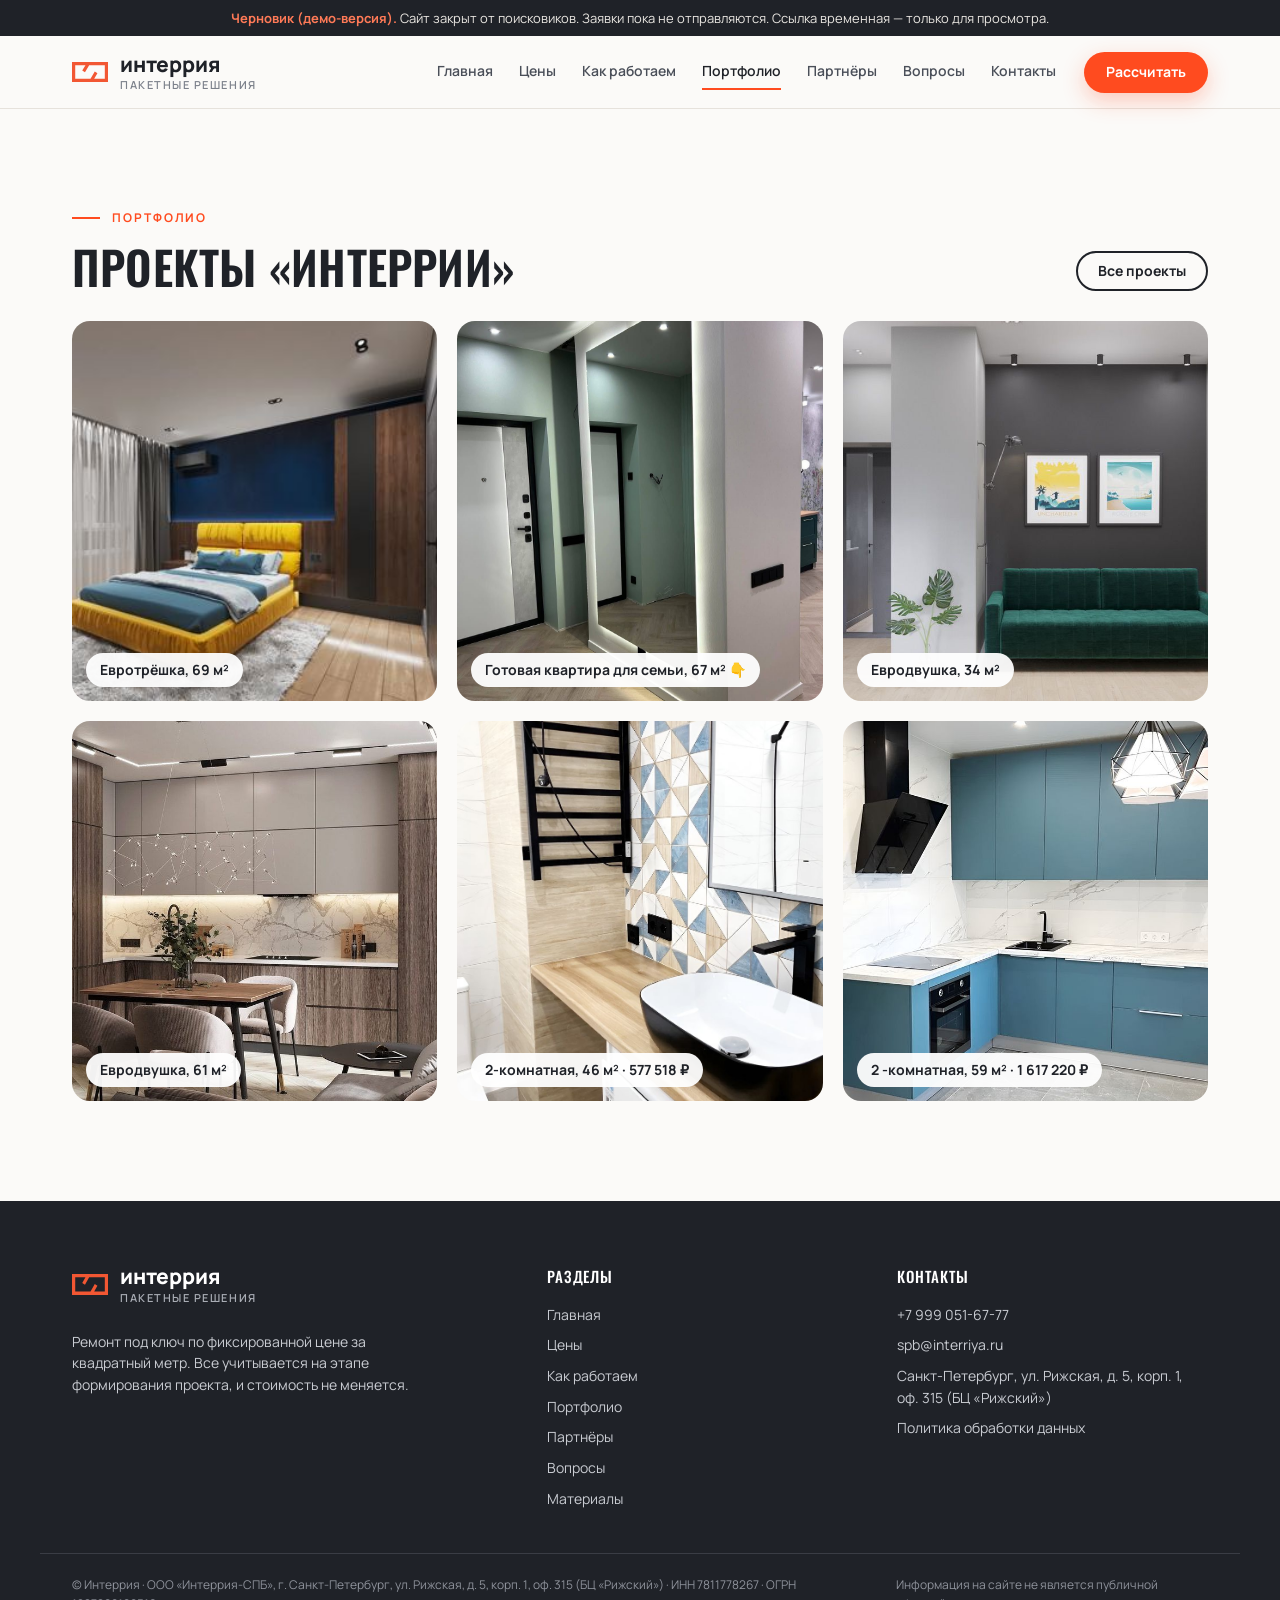
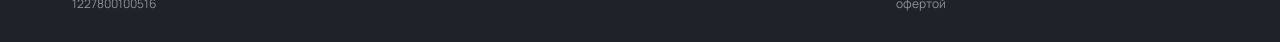
<file: portfolio.html>
<!DOCTYPE html>
<html lang="ru">
<head>
<meta charset="utf-8">
<meta name="viewport" content="width=device-width, initial-scale=1">
<meta name="robots" content="noindex, nofollow">
<title>Портфолио — проекты «Интеррии» | Интеррия. Пакетные решения (черновик)</title>
<meta name="description" content="Реализованные ремонты «Интеррии»: квартиры от 46 до 91 м² в Санкт-Петербурге.">
<link rel="icon" href="assets/img/logo-sign.svg" type="image/svg+xml">
<link rel="stylesheet" href="assets/css/fonts.css">
<link rel="stylesheet" href="assets/css/style.css">
</head>
<body>

<div class="draft-bar"><b>Черновик (демо-версия).</b> Сайт закрыт от поисковиков. Заявки пока не отправляются. Ссылка временная — только для просмотра.</div>
<header class="header" id="top">
  <div class="container header__in">
    <a href="index.html" class="logo" aria-label="Интеррия. Пакетные решения">
      <img src="assets/img/logo-sign.svg" alt="" width="36" height="20">
      <span class="logo__text"><span class="logo__name">интеррия</span><span class="logo__sub">Пакетные решения</span></span>
    </a>
    <nav class="nav" id="nav">
      <a href="index.html">Главная</a>
      <a href="prices.html">Цены</a>
      <a href="how.html">Как работаем</a>
      <a href="portfolio.html" class="is-active">Портфолио</a>
      <a href="partners.html">Партнёры</a>
      <a href="faq.html">Вопросы</a>
      <a href="contacts.html">Контакты</a>
      <a href="prices.html#calc" class="btn btn--accent btn--sm nav__cta-mobile">Рассчитать</a>
    </nav>
    <a href="prices.html#calc" class="btn btn--accent btn--sm header__cta">Рассчитать</a>
    <button class="burger" id="burger" aria-label="Меню" aria-expanded="false"><span></span><span></span><span></span></button>
  </div>
</header>

<main>

<!-- PORTFOLIO -->
<section class="section" id="portfolio">
  <div class="container">
    <div class="head-row">
      <div><div class="eyebrow">Портфолио</div><h2 class="h2">Проекты «Интеррии»</h2></div>
      <a class="btn btn--outline btn--sm" href="https://sankt-peterburg.interriya.ru/portfolio" target="_blank" rel="noopener">Все проекты</a>
    </div>
    <div class="gallery js-works" data-works-count="6" data-works-key="portfolio">
      <a class="work" href="https://sankt-peterburg.interriya.ru/portfolio/tproduct/193754924922-2-282-071-" target="_blank" rel="noopener"><img src="assets/img/work-1.jpg" alt="Ремонт: 4-комнатная, 91 м²" loading="lazy"><span class="work__cap">4-комнатная, 91 м²</span></a>
      <a class="work" href="https://sankt-peterburg.interriya.ru/portfolio/tproduct/827839399602-2-004-022-" target="_blank" rel="noopener"><img src="assets/img/work-2.jpg" alt="Ремонт: Евротрёшка, 82 м²" loading="lazy"><span class="work__cap">Евротрёшка, 82 м²</span></a>
      <a class="work" href="https://sankt-peterburg.interriya.ru/portfolio/tproduct/144478800622-1-617-220-" target="_blank" rel="noopener"><img src="assets/img/work-3.jpg" alt="Ремонт: 2-комнатная, 59 м²" loading="lazy"><span class="work__cap">2-комнатная, 59 м²</span></a>
      <a class="work" href="https://sankt-peterburg.interriya.ru/portfolio/tproduct/981517086022-1-843-612-" target="_blank" rel="noopener"><img src="assets/img/work-4.jpg" alt="Ремонт: Евродвушка, 61 м²" loading="lazy"><span class="work__cap">Евродвушка, 61 м²</span></a>
      <a class="work" href="https://sankt-peterburg.interriya.ru/portfolio/tproduct/875804697532-1-710-000-" target="_blank" rel="noopener"><img src="assets/img/work-5.jpg" alt="Ремонт: 4-комнатная, 76 м²" loading="lazy"><span class="work__cap">4-комнатная, 76 м²</span></a>
      <a class="work" href="https://sankt-peterburg.interriya.ru/portfolio/tproduct/336912237352-577-518-" target="_blank" rel="noopener"><img src="assets/img/work-6.jpg" alt="Ремонт: 2-комнатная, 46 м²" loading="lazy"><span class="work__cap">2-комнатная, 46 м²</span></a>
    </div>
  </div>
</section>

</main>

<footer class="footer">
  <div class="container footer__in">
    <div class="footer__col footer__about">
      <a href="index.html" class="logo logo--light">
        <img src="assets/img/logo-sign.svg" alt="" width="36" height="20">
        <span class="logo__text"><span class="logo__name">интеррия</span><span class="logo__sub">Пакетные решения</span></span>
      </a>
      <p>Ремонт под ключ по фиксированной цене за квадратный метр. Все учитывается на этапе формирования проекта, и стоимость не меняется.</p>
    </div>
    <div class="footer__col">
      <div class="footer__h">Разделы</div>
      <a href="index.html">Главная</a><a href="prices.html">Цены</a><a href="how.html">Как работаем</a><a href="portfolio.html">Портфолио</a><a href="partners.html">Партнёры</a><a href="faq.html">Вопросы</a><a href="brands.html">Материалы</a>
    </div>
    <div class="footer__col">
      <div class="footer__h">Контакты</div>
      <a href="tel:+79990516777">+7 999 051-67-77</a>
      <a href="mailto:spb@interriya.ru">spb@interriya.ru</a>
      <span>Санкт-Петербург, ул. Рижская, д. 5, корп. 1, оф. 315 (БЦ «Рижский»)</span>
      <a href="privacy.html">Политика обработки данных</a>
    </div>
  </div>
  <div class="container footer__bottom">
    <span>© Интеррия · ООО «Интеррия-СПБ», г. Санкт-Петербург, ул. Рижская, д. 5, корп. 1, оф. 315 (БЦ «Рижский») · ИНН 7811778267 · ОГРН 1227800100516</span>
    <span>Информация на сайте не является публичной офертой</span>
  </div>
</footer>

<script src="assets/data/projects.js"></script>
<script src="assets/js/form-config.js"></script>
<script src="assets/js/main.js"></script>
</body>
</html>
</file>
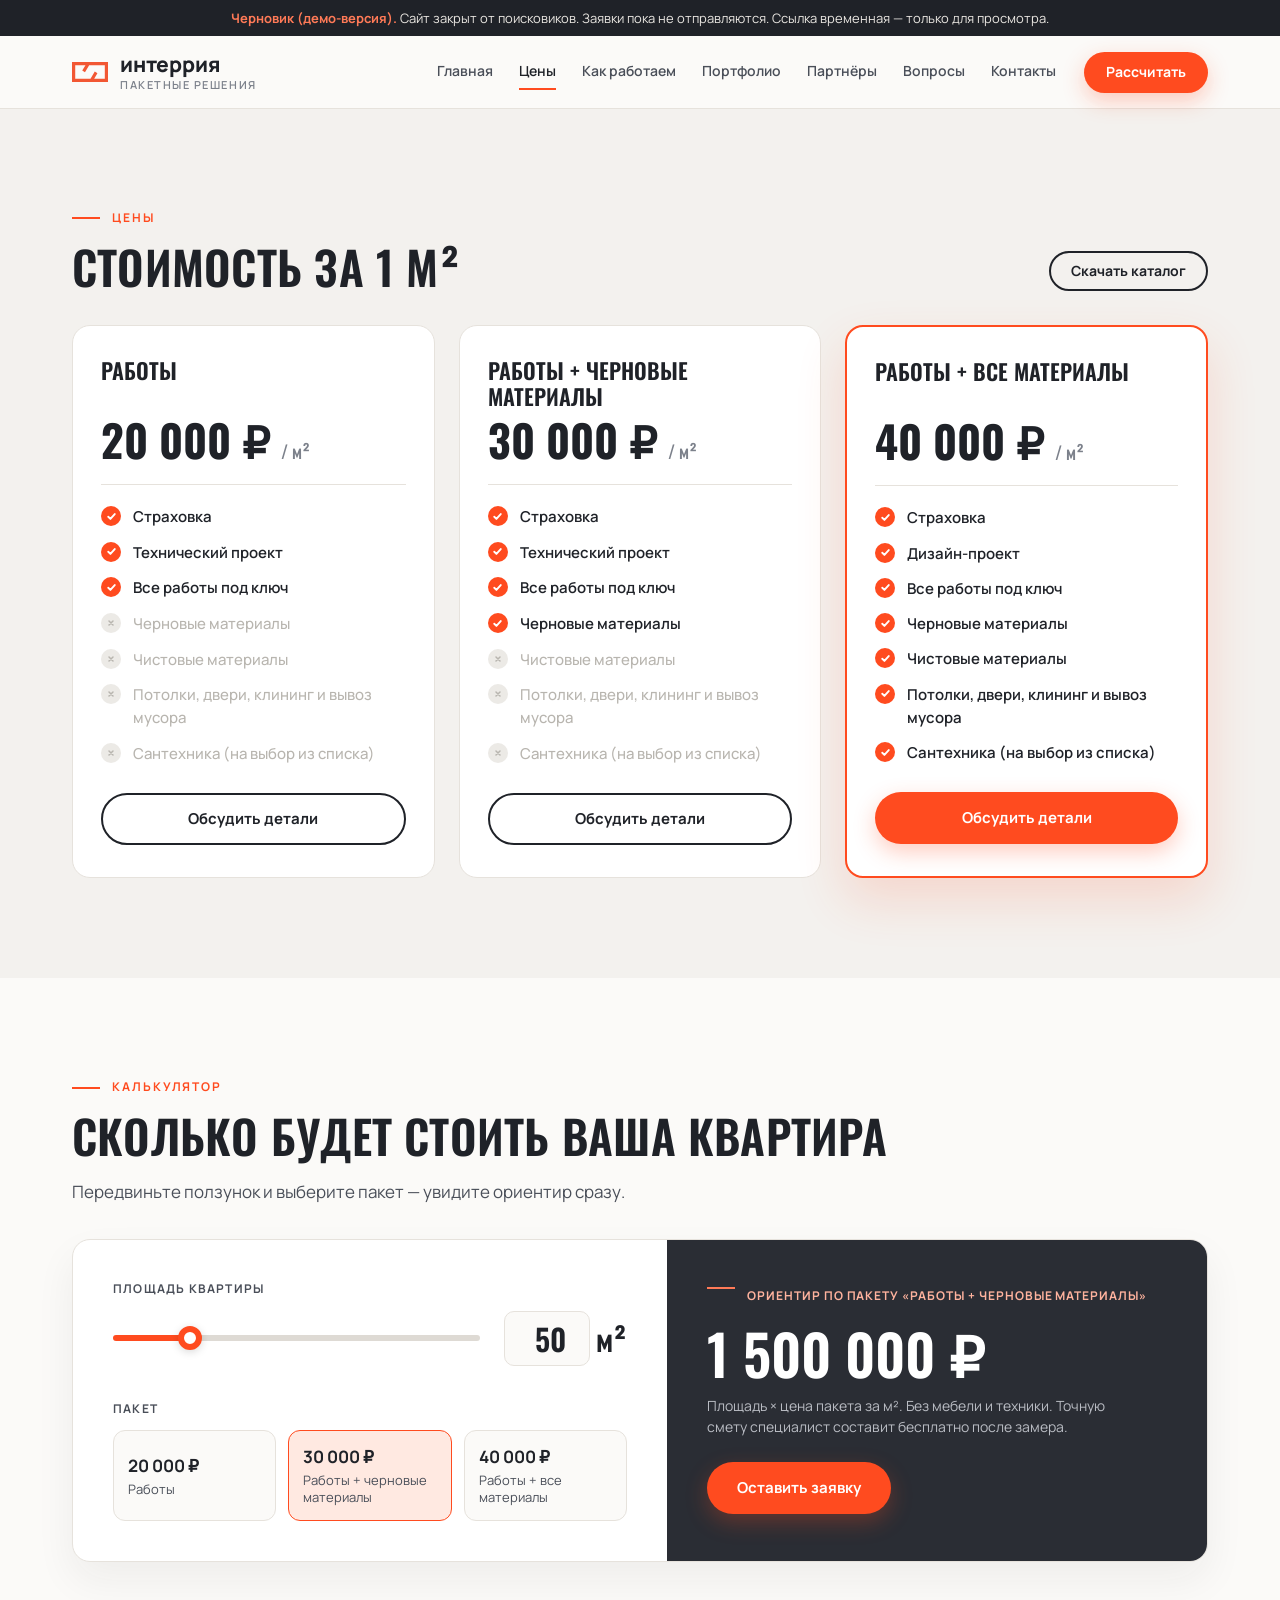
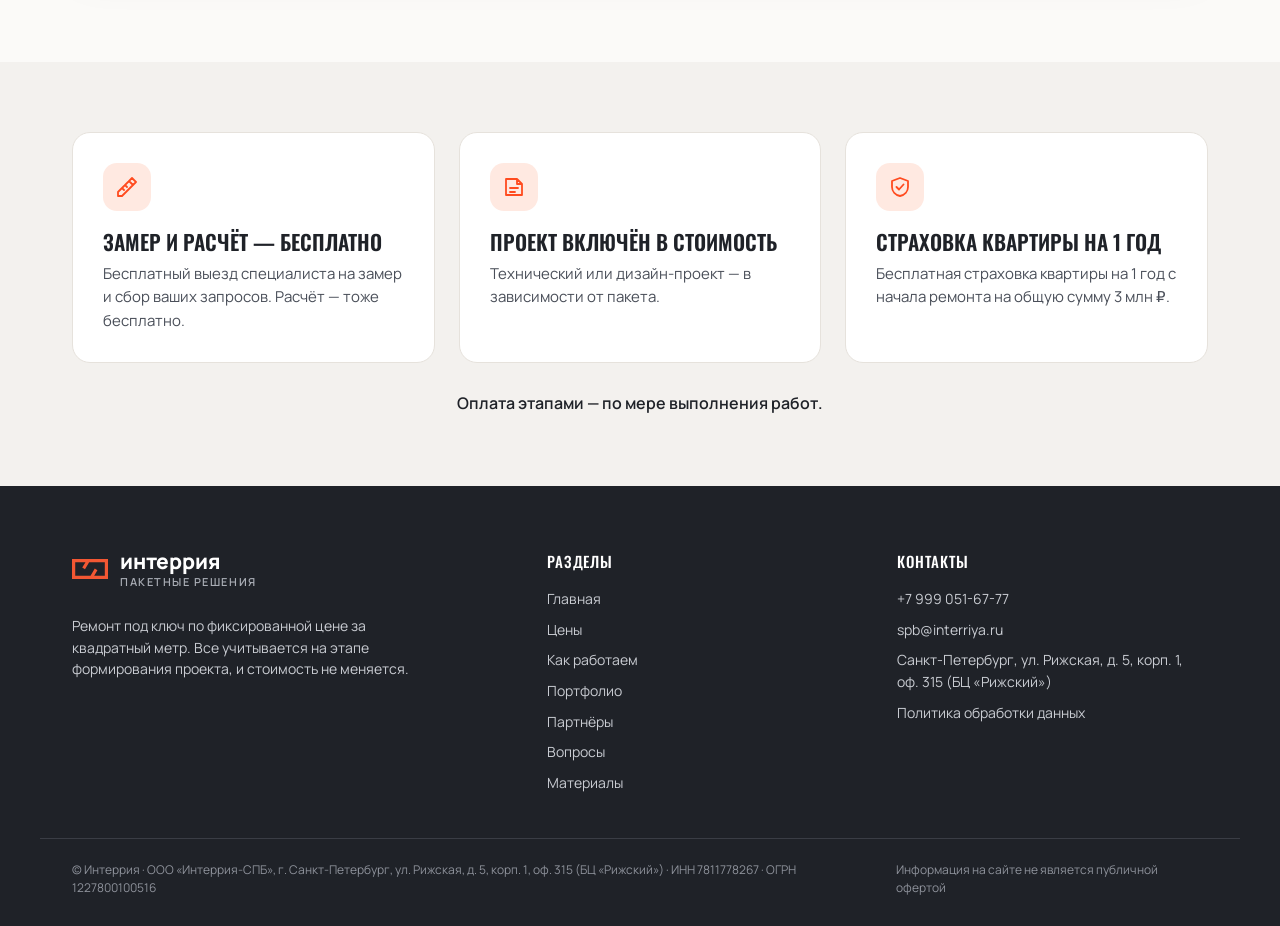
<file: prices.html>
<!DOCTYPE html>
<html lang="ru">
<head>
<meta charset="utf-8">
<meta name="viewport" content="width=device-width, initial-scale=1">
<meta name="robots" content="noindex, nofollow">
<title>Цены на пакетный ремонт — 20, 30 и 40 тысяч ₽/м² | Интеррия. Пакетные решения (черновик)</title>
<meta name="description" content="Стоимость за 1 м²: работы 20 000 ₽, работы + черновые материалы 30 000 ₽, работы + все материалы 40 000 ₽. Калькулятор и состав пакетов.">
<link rel="icon" href="assets/img/logo-sign.svg" type="image/svg+xml">
<link rel="stylesheet" href="assets/css/fonts.css">
<link rel="stylesheet" href="assets/css/style.css">
</head>
<body>

<div class="draft-bar"><b>Черновик (демо-версия).</b> Сайт закрыт от поисковиков. Заявки пока не отправляются. Ссылка временная — только для просмотра.</div>
<header class="header" id="top">
  <div class="container header__in">
    <a href="index.html" class="logo" aria-label="Интеррия. Пакетные решения">
      <img src="assets/img/logo-sign.svg" alt="" width="36" height="20">
      <span class="logo__text"><span class="logo__name">интеррия</span><span class="logo__sub">Пакетные решения</span></span>
    </a>
    <nav class="nav" id="nav">
      <a href="index.html">Главная</a>
      <a href="prices.html" class="is-active">Цены</a>
      <a href="how.html">Как работаем</a>
      <a href="portfolio.html">Портфолио</a>
      <a href="partners.html">Партнёры</a>
      <a href="faq.html">Вопросы</a>
      <a href="contacts.html">Контакты</a>
      <a href="prices.html#calc" class="btn btn--accent btn--sm nav__cta-mobile">Рассчитать</a>
    </nav>
    <a href="prices.html#calc" class="btn btn--accent btn--sm header__cta">Рассчитать</a>
    <button class="burger" id="burger" aria-label="Меню" aria-expanded="false"><span></span><span></span><span></span></button>
  </div>
</header>

<main>

<!-- PRICES -->
<section class="section section--alt" id="prices">
  <div class="container">
    <div class="head-row">
      <div>
        <div class="eyebrow">Цены</div>
        <h2 class="h2">Стоимость за 1 м²</h2>
      </div>
      <a class="btn btn--outline btn--sm" href="assets/docs/interriya-paketnye-resheniya.pdf" download="interriya-paketnye-resheniya.pdf">Скачать каталог</a>
    </div>
    <div class="packs">
      <article class="pack">
        <h3 class="pack__name">Работы</h3>
        <div class="pack__price">20 000 ₽ <small>/ м²</small></div>
        <ul class="pack__list">
          <li class="yes">Страховка</li>
          <li class="yes">Технический проект</li>
          <li class="yes">Все работы под ключ</li>
          <li class="no">Черновые материалы</li>
          <li class="no">Чистовые материалы</li>
          <li class="no">Потолки, двери, клининг и вывоз мусора</li>
          <li class="no">Сантехника (на выбор из списка)</li>
        </ul>
        <a href="contacts.html?pack=20000#contacts" class="btn btn--outline pack__btn" data-pack="20000">Обсудить детали</a>
      </article>
      <article class="pack">
        <h3 class="pack__name">Работы + черновые материалы</h3>
        <div class="pack__price">30 000 ₽ <small>/ м²</small></div>
        <ul class="pack__list">
          <li class="yes">Страховка</li>
          <li class="yes">Технический проект</li>
          <li class="yes">Все работы под ключ</li>
          <li class="yes">Черновые материалы</li>
          <li class="no">Чистовые материалы</li>
          <li class="no">Потолки, двери, клининг и вывоз мусора</li>
          <li class="no">Сантехника (на выбор из списка)</li>
        </ul>
        <a href="contacts.html?pack=30000#contacts" class="btn btn--outline pack__btn" data-pack="30000">Обсудить детали</a>
      </article>
      <article class="pack pack--top">
        <h3 class="pack__name">Работы + все материалы</h3>
        <div class="pack__price">40 000 ₽ <small>/ м²</small></div>
        <ul class="pack__list">
          <li class="yes">Страховка</li>
          <li class="yes">Дизайн-проект</li>
          <li class="yes">Все работы под ключ</li>
          <li class="yes">Черновые материалы</li>
          <li class="yes">Чистовые материалы</li>
          <li class="yes">Потолки, двери, клининг и вывоз мусора</li>
          <li class="yes">Сантехника (на выбор из списка)</li>
        </ul>
        <a href="contacts.html?pack=40000#contacts" class="btn btn--accent pack__btn" data-pack="40000">Обсудить детали</a>
      </article>
    </div>
  </div>
</section>

<!-- CALC -->
<section class="section" id="calc">
  <div class="container">
    <div class="eyebrow">Калькулятор</div>
    <h2 class="h2">Сколько будет стоить ваша квартира</h2>
    <p class="sub">Передвиньте ползунок и выберите пакет — увидите ориентир сразу.</p>
    <div class="calc">
      <div class="calc__left">
        <label class="label" for="area">Площадь квартиры</label>
        <div class="calc__area">
          <input type="range" id="area" min="15" max="200" step="1" value="50">
          <div class="calc__num"><input type="number" id="areaNum" min="15" max="200" value="50" inputmode="numeric" aria-label="Площадь, м²"><span>м²</span></div>
        </div>
        <div class="label">Пакет</div>
        <div class="calc__packs" role="radiogroup">
          <button type="button" class="cpack" data-price="20000" data-name="Работы" role="radio" aria-checked="false"><b>20 000 ₽</b><span>Работы</span></button>
          <button type="button" class="cpack is-active" data-price="30000" data-name="Работы + черновые материалы" role="radio" aria-checked="true"><b>30 000 ₽</b><span>Работы + черновые материалы</span></button>
          <button type="button" class="cpack" data-price="40000" data-name="Работы + все материалы" role="radio" aria-checked="false"><b>40 000 ₽</b><span>Работы + все материалы</span></button>
        </div>
      </div>
      <div class="calc__right">
        <div class="eyebrow eyebrow--light" id="calcLabel">Ориентир по пакету «Работы + черновые материалы»</div>
        <div class="calc__sum" id="calcSum">1 500 000 ₽</div>
        <p class="calc__hint">Площадь × цена пакета за м². Без мебели и техники. Точную смету специалист составит бесплатно после замера.</p>
        <a href="contacts.html?pack=30000&amp;area=50#contacts" class="btn btn--accent" id="calcBtn">Оставить заявку</a>
      </div>
    </div>
  </div>
</section>

<!-- UTP -->
<section class="section section--alt section--tight-top" id="utp">
  <div class="container">
    <div class="utp">
      <div class="utp__card">
        <div class="utp__ico"><svg viewBox="0 0 24 24"><path d="M3 17 17 3l4 4L7 21H3v-4Z M14 6l4 4 M10 10l2 2 M7 13l2 2"/></svg></div>
        <h3>Замер и расчёт — бесплатно</h3>
        <p>Бесплатный выезд специалиста на замер и сбор ваших запросов. Расчёт — тоже бесплатно.</p>
      </div>
      <div class="utp__card">
        <div class="utp__ico"><svg viewBox="0 0 24 24"><path d="M4 20V4h11l5 5v11H4Z M15 4v5h5 M8 13h8 M8 17h5"/></svg></div>
        <h3>Проект включён в стоимость</h3>
        <p>Технический или дизайн-проект — в зависимости от пакета.</p>
      </div>
      <div class="utp__card">
        <div class="utp__ico"><svg viewBox="0 0 24 24"><path d="M12 3 4 6v6c0 4.5 3.4 8 8 9 4.6-1 8-4.5 8-9V6l-8-3Z M8.5 12l2.5 2.5 4.5-5"/></svg></div>
        <h3>Страховка квартиры на 1 год</h3>
        <p>Бесплатная страховка квартиры на 1 год с начала ремонта на общую сумму 3&nbsp;млн&nbsp;₽.</p>
      </div>
    </div>
    <p class="utp-note">Оплата этапами — по мере выполнения работ.</p>
  </div>
</section>

</main>

<footer class="footer">
  <div class="container footer__in">
    <div class="footer__col footer__about">
      <a href="index.html" class="logo logo--light">
        <img src="assets/img/logo-sign.svg" alt="" width="36" height="20">
        <span class="logo__text"><span class="logo__name">интеррия</span><span class="logo__sub">Пакетные решения</span></span>
      </a>
      <p>Ремонт под ключ по фиксированной цене за квадратный метр. Все учитывается на этапе формирования проекта, и стоимость не меняется.</p>
    </div>
    <div class="footer__col">
      <div class="footer__h">Разделы</div>
      <a href="index.html">Главная</a><a href="prices.html">Цены</a><a href="how.html">Как работаем</a><a href="portfolio.html">Портфолио</a><a href="partners.html">Партнёры</a><a href="faq.html">Вопросы</a><a href="brands.html">Материалы</a>
    </div>
    <div class="footer__col">
      <div class="footer__h">Контакты</div>
      <a href="tel:+79990516777">+7 999 051-67-77</a>
      <a href="mailto:spb@interriya.ru">spb@interriya.ru</a>
      <span>Санкт-Петербург, ул. Рижская, д. 5, корп. 1, оф. 315 (БЦ «Рижский»)</span>
      <a href="privacy.html">Политика обработки данных</a>
    </div>
  </div>
  <div class="container footer__bottom">
    <span>© Интеррия · ООО «Интеррия-СПБ», г. Санкт-Петербург, ул. Рижская, д. 5, корп. 1, оф. 315 (БЦ «Рижский») · ИНН 7811778267 · ОГРН 1227800100516</span>
    <span>Информация на сайте не является публичной офертой</span>
  </div>
</footer>

<script src="assets/js/form-config.js"></script>
<script src="assets/js/main.js"></script>
</body>
</html>
</file>
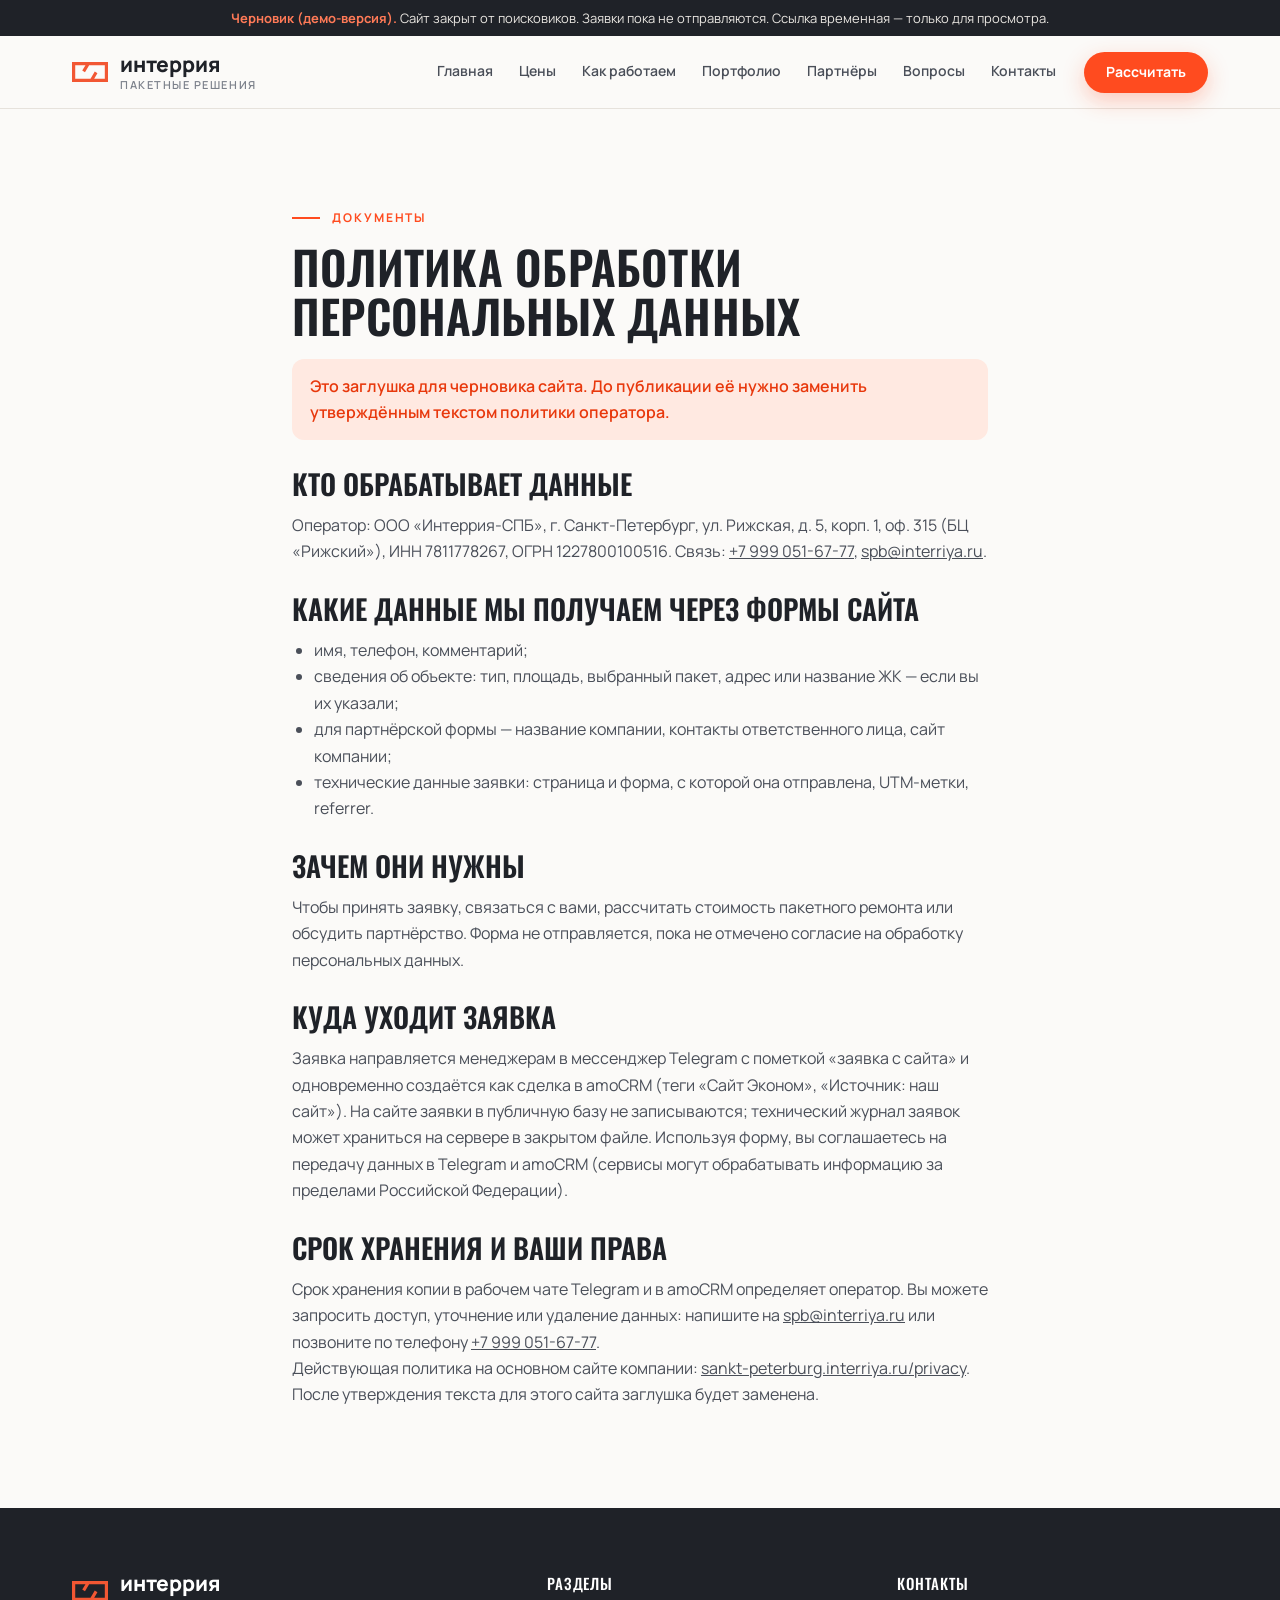
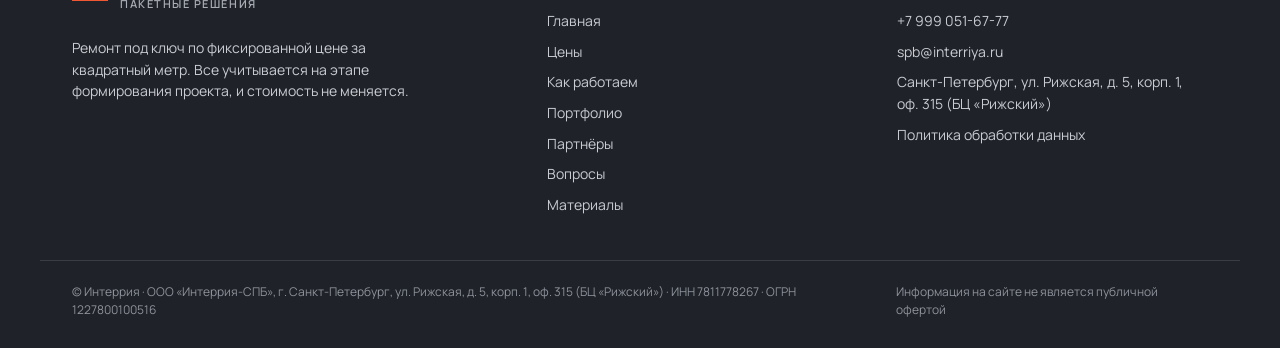
<file: privacy.html>
<!DOCTYPE html>
<html lang="ru">
<head>
<meta charset="utf-8">
<meta name="viewport" content="width=device-width, initial-scale=1">
<meta name="robots" content="noindex, nofollow">
<title>Политика обработки данных | Интеррия. Пакетные решения (черновик)</title>
<meta name="description" content="Заглушка политики обработки персональных данных для черновика сайта «Интеррия. Пакетные решения».">
<link rel="icon" href="assets/img/logo-sign.svg" type="image/svg+xml">
<link rel="stylesheet" href="assets/css/fonts.css">
<link rel="stylesheet" href="assets/css/style.css">
</head>
<body>

<div class="draft-bar"><b>Черновик (демо-версия).</b> Сайт закрыт от поисковиков. Заявки пока не отправляются. Ссылка временная — только для просмотра.</div>
<header class="header" id="top">
  <div class="container header__in">
    <a href="index.html" class="logo" aria-label="Интеррия. Пакетные решения">
      <img src="assets/img/logo-sign.svg" alt="" width="36" height="20">
      <span class="logo__text"><span class="logo__name">интеррия</span><span class="logo__sub">Пакетные решения</span></span>
    </a>
    <nav class="nav" id="nav">
      <a href="index.html">Главная</a>
      <a href="prices.html">Цены</a>
      <a href="how.html">Как работаем</a>
      <a href="portfolio.html">Портфолио</a>
      <a href="partners.html">Партнёры</a>
      <a href="faq.html">Вопросы</a>
      <a href="contacts.html">Контакты</a>
      <a href="prices.html#calc" class="btn btn--accent btn--sm nav__cta-mobile">Рассчитать</a>
    </nav>
    <a href="prices.html#calc" class="btn btn--accent btn--sm header__cta">Рассчитать</a>
    <button class="burger" id="burger" aria-label="Меню" aria-expanded="false"><span></span><span></span><span></span></button>
  </div>
</header>

<main>
<section class="section" id="privacy">
  <div class="container privacy">
    <div class="eyebrow">Документы</div>
    <h1 class="h2">Политика обработки персональных данных</h1>
    <p class="note">Это заглушка для черновика сайта. До публикации её нужно заменить утверждённым текстом политики оператора.</p>

    <h2 class="h3">Кто обрабатывает данные</h2>
    <p>Оператор: ООО «Интеррия-СПБ», г. Санкт-Петербург, ул. Рижская, д. 5, корп. 1, оф. 315 (БЦ «Рижский»), ИНН 7811778267, ОГРН 1227800100516. Связь: <a href="tel:+79990516777">+7 999 051-67-77</a>, <a href="mailto:spb@interriya.ru">spb@interriya.ru</a>.</p>

    <h2 class="h3">Какие данные мы получаем через формы сайта</h2>
    <ul>
      <li>имя, телефон, комментарий;</li>
      <li>сведения об объекте: тип, площадь, выбранный пакет, адрес или название ЖК — если вы их указали;</li>
      <li>для партнёрской формы — название компании, контакты ответственного лица, сайт компании;</li>
      <li>технические данные заявки: страница и форма, с которой она отправлена, UTM-метки, referrer.</li>
    </ul>

    <h2 class="h3">Зачем они нужны</h2>
    <p>Чтобы принять заявку, связаться с вами, рассчитать стоимость пакетного ремонта или обсудить партнёрство. Форма не отправляется, пока не отмечено согласие на обработку персональных данных.</p>

    <h2 class="h3">Куда уходит заявка</h2>
    <p>Заявка направляется менеджерам в мессенджер Telegram с пометкой «заявка с сайта» и одновременно создаётся как сделка в amoCRM (теги «Сайт Эконом», «Источник: наш сайт»). На сайте заявки в публичную базу не записываются; технический журнал заявок может храниться на сервере в закрытом файле. Используя форму, вы соглашаетесь на передачу данных в Telegram и amoCRM (сервисы могут обрабатывать информацию за пределами Российской Федерации).</p>

    <h2 class="h3">Срок хранения и ваши права</h2>
    <p>Срок хранения копии в рабочем чате Telegram и в amoCRM определяет оператор. Вы можете запросить доступ, уточнение или удаление данных: напишите на <a href="mailto:spb@interriya.ru">spb@interriya.ru</a> или позвоните по телефону <a href="tel:+79990516777">+7 999 051-67-77</a>.</p>

    <p>Действующая политика на основном сайте компании: <a href="https://sankt-peterburg.interriya.ru/privacy" target="_blank" rel="noopener">sankt-peterburg.interriya.ru/privacy</a>. После утверждения текста для этого сайта заглушка будет заменена.</p>
  </div>
</section>
</main>

<footer class="footer">
  <div class="container footer__in">
    <div class="footer__col footer__about">
      <a href="index.html" class="logo logo--light">
        <img src="assets/img/logo-sign.svg" alt="" width="36" height="20">
        <span class="logo__text"><span class="logo__name">интеррия</span><span class="logo__sub">Пакетные решения</span></span>
      </a>
      <p>Ремонт под ключ по фиксированной цене за квадратный метр. Все учитывается на этапе формирования проекта, и стоимость не меняется.</p>
    </div>
    <div class="footer__col">
      <div class="footer__h">Разделы</div>
      <a href="index.html">Главная</a><a href="prices.html">Цены</a><a href="how.html">Как работаем</a><a href="portfolio.html">Портфолио</a><a href="partners.html">Партнёры</a><a href="faq.html">Вопросы</a><a href="brands.html">Материалы</a>
    </div>
    <div class="footer__col">
      <div class="footer__h">Контакты</div>
      <a href="tel:+79990516777">+7 999 051-67-77</a>
      <a href="mailto:spb@interriya.ru">spb@interriya.ru</a>
      <span>Санкт-Петербург, ул. Рижская, д. 5, корп. 1, оф. 315 (БЦ «Рижский»)</span>
      <a href="privacy.html">Политика обработки данных</a>
    </div>
  </div>
  <div class="container footer__bottom">
    <span>© Интеррия · ООО «Интеррия-СПБ», г. Санкт-Петербург, ул. Рижская, д. 5, корп. 1, оф. 315 (БЦ «Рижский») · ИНН 7811778267 · ОГРН 1227800100516</span>
    <span>Информация на сайте не является публичной офертой</span>
  </div>
</footer>

<script src="assets/js/form-config.js"></script>
<script src="assets/js/main.js"></script>
</body>
</html>
</file>
<file: assets/css/fonts.css>
@font-face {
  font-family: 'Manrope';
  font-style: normal;
  font-weight: 400;
  font-display: swap;
  src: url(../fonts/Manrope-cyrillic-xn7gYHE41n.woff2) format('woff2');
  unicode-range: U+0301, U+0400-045F, U+0490-0491, U+04B0-04B1, U+2116;
}
@font-face {
  font-family: 'Manrope';
  font-style: normal;
  font-weight: 400;
  font-display: swap;
  src: url(../fonts/Manrope-latin-xn7gYHE41n.woff2) format('woff2');
  unicode-range: U+0000-00FF, U+0131, U+0152-0153, U+02BB-02BC, U+02C6, U+02DA, U+02DC, U+0304, U+0308, U+0329, U+2000-206F, U+20AC, U+2122, U+2191, U+2193, U+2212, U+2215, U+FEFF, U+FFFD;
}
@font-face {
  font-family: 'Manrope';
  font-style: normal;
  font-weight: 500;
  font-display: swap;
  src: url(../fonts/Manrope-cyrillic-xn7gYHE41n.woff2) format('woff2');
  unicode-range: U+0301, U+0400-045F, U+0490-0491, U+04B0-04B1, U+2116;
}
@font-face {
  font-family: 'Manrope';
  font-style: normal;
  font-weight: 500;
  font-display: swap;
  src: url(../fonts/Manrope-latin-xn7gYHE41n.woff2) format('woff2');
  unicode-range: U+0000-00FF, U+0131, U+0152-0153, U+02BB-02BC, U+02C6, U+02DA, U+02DC, U+0304, U+0308, U+0329, U+2000-206F, U+20AC, U+2122, U+2191, U+2193, U+2212, U+2215, U+FEFF, U+FFFD;
}
@font-face {
  font-family: 'Manrope';
  font-style: normal;
  font-weight: 600;
  font-display: swap;
  src: url(../fonts/Manrope-cyrillic-xn7gYHE41n.woff2) format('woff2');
  unicode-range: U+0301, U+0400-045F, U+0490-0491, U+04B0-04B1, U+2116;
}
@font-face {
  font-family: 'Manrope';
  font-style: normal;
  font-weight: 600;
  font-display: swap;
  src: url(../fonts/Manrope-latin-xn7gYHE41n.woff2) format('woff2');
  unicode-range: U+0000-00FF, U+0131, U+0152-0153, U+02BB-02BC, U+02C6, U+02DA, U+02DC, U+0304, U+0308, U+0329, U+2000-206F, U+20AC, U+2122, U+2191, U+2193, U+2212, U+2215, U+FEFF, U+FFFD;
}
@font-face {
  font-family: 'Manrope';
  font-style: normal;
  font-weight: 700;
  font-display: swap;
  src: url(../fonts/Manrope-cyrillic-xn7gYHE41n.woff2) format('woff2');
  unicode-range: U+0301, U+0400-045F, U+0490-0491, U+04B0-04B1, U+2116;
}
@font-face {
  font-family: 'Manrope';
  font-style: normal;
  font-weight: 700;
  font-display: swap;
  src: url(../fonts/Manrope-latin-xn7gYHE41n.woff2) format('woff2');
  unicode-range: U+0000-00FF, U+0131, U+0152-0153, U+02BB-02BC, U+02C6, U+02DA, U+02DC, U+0304, U+0308, U+0329, U+2000-206F, U+20AC, U+2122, U+2191, U+2193, U+2212, U+2215, U+FEFF, U+FFFD;
}
@font-face {
  font-family: 'Manrope';
  font-style: normal;
  font-weight: 800;
  font-display: swap;
  src: url(../fonts/Manrope-cyrillic-xn7gYHE41n.woff2) format('woff2');
  unicode-range: U+0301, U+0400-045F, U+0490-0491, U+04B0-04B1, U+2116;
}
@font-face {
  font-family: 'Manrope';
  font-style: normal;
  font-weight: 800;
  font-display: swap;
  src: url(../fonts/Manrope-latin-xn7gYHE41n.woff2) format('woff2');
  unicode-range: U+0000-00FF, U+0131, U+0152-0153, U+02BB-02BC, U+02C6, U+02DA, U+02DC, U+0304, U+0308, U+0329, U+2000-206F, U+20AC, U+2122, U+2191, U+2193, U+2212, U+2215, U+FEFF, U+FFFD;
}
@font-face {
  font-family: 'Oswald';
  font-style: normal;
  font-weight: 500;
  font-display: swap;
  src: url(../fonts/Oswald-cyrillic-TK3IWkUHHA.woff2) format('woff2');
  unicode-range: U+0301, U+0400-045F, U+0490-0491, U+04B0-04B1, U+2116;
}
@font-face {
  font-family: 'Oswald';
  font-style: normal;
  font-weight: 500;
  font-display: swap;
  src: url(../fonts/Oswald-latin-TK3IWkUHHA.woff2) format('woff2');
  unicode-range: U+0000-00FF, U+0131, U+0152-0153, U+02BB-02BC, U+02C6, U+02DA, U+02DC, U+0304, U+0308, U+0329, U+2000-206F, U+20AC, U+2122, U+2191, U+2193, U+2212, U+2215, U+FEFF, U+FFFD;
}
@font-face {
  font-family: 'Oswald';
  font-style: normal;
  font-weight: 600;
  font-display: swap;
  src: url(../fonts/Oswald-cyrillic-TK3IWkUHHA.woff2) format('woff2');
  unicode-range: U+0301, U+0400-045F, U+0490-0491, U+04B0-04B1, U+2116;
}
@font-face {
  font-family: 'Oswald';
  font-style: normal;
  font-weight: 600;
  font-display: swap;
  src: url(../fonts/Oswald-latin-TK3IWkUHHA.woff2) format('woff2');
  unicode-range: U+0000-00FF, U+0131, U+0152-0153, U+02BB-02BC, U+02C6, U+02DA, U+02DC, U+0304, U+0308, U+0329, U+2000-206F, U+20AC, U+2122, U+2191, U+2193, U+2212, U+2215, U+FEFF, U+FFFD;
}
@font-face {
  font-family: 'Oswald';
  font-style: normal;
  font-weight: 700;
  font-display: swap;
  src: url(../fonts/Oswald-cyrillic-TK3IWkUHHA.woff2) format('woff2');
  unicode-range: U+0301, U+0400-045F, U+0490-0491, U+04B0-04B1, U+2116;
}
@font-face {
  font-family: 'Oswald';
  font-style: normal;
  font-weight: 700;
  font-display: swap;
  src: url(../fonts/Oswald-latin-TK3IWkUHHA.woff2) format('woff2');
  unicode-range: U+0000-00FF, U+0131, U+0152-0153, U+02BB-02BC, U+02C6, U+02DA, U+02DC, U+0304, U+0308, U+0329, U+2000-206F, U+20AC, U+2122, U+2191, U+2193, U+2212, U+2215, U+FEFF, U+FFFD;
}
</file>
<file: assets/css/style.css>
:root{
  --accent:#FF4B1F; --accent-2:#E8380C; --accent-soft:#FFE9E1;
  --ink:#1F2228; --ink-2:#4A4F59; --muted:#7C818B;
  --bg:#FBFAF8; --bg-alt:#F3F1EE; --line:#E6E2DC; --card:#fff;
  --dark:#2A2D34; --dark-2:#33363E;
  --r:18px; --head:'Oswald',Impact,sans-serif; --body:'Manrope',Arial,sans-serif;
}
*{box-sizing:border-box;margin:0;padding:0}
html{scroll-behavior:smooth;scroll-padding-top:80px}
body{font-family:var(--body);color:var(--ink);background:var(--bg);font-size:16px;line-height:1.55;-webkit-font-smoothing:antialiased}
img{max-width:100%;display:block}
a{color:inherit}
.container{max-width:1200px;margin:0 auto;padding:0 32px}
.container--narrow{max-width:860px}
.center{text-align:center}

.draft-bar{background:var(--ink);color:#E9E6E1;font-size:13px;text-align:center;padding:8px 16px}
.draft-bar b{color:#FF7A57}

/* header */
.header{position:sticky;top:0;z-index:50;background:rgba(251,250,248,.94);backdrop-filter:blur(10px);border-bottom:1px solid var(--line)}
.header__in{display:flex;align-items:center;gap:28px;height:72px}
.logo{display:flex;align-items:center;gap:12px;text-decoration:none;flex-shrink:0}
.logo img{width:36px;height:auto}
.logo__text{display:flex;flex-direction:column;line-height:1.1}
.logo__name{font-weight:800;font-size:21px;letter-spacing:-.01em}
.logo__sub{font-size:11px;letter-spacing:.14em;text-transform:uppercase;color:var(--muted);font-weight:600;margin-top:3px}
.logo--light .logo__name{color:#fff}.logo--light .logo__sub{color:#A9ADB5}
.nav{display:flex;gap:26px;margin-left:auto}
.nav a{text-decoration:none;font-size:14px;font-weight:600;color:var(--ink-2);padding:6px 0;border-bottom:2px solid transparent}
.nav a:hover{color:var(--ink)}
.nav a.is-active{color:var(--ink);border-color:var(--accent)}
.nav .nav__cta-mobile{display:none}
.burger{display:none;margin-left:auto;width:46px;height:46px;border:1px solid var(--line);border-radius:12px;background:#fff;cursor:pointer;flex-direction:column;justify-content:center;align-items:center;gap:5px}
.burger span{display:block;width:20px;height:2px;background:var(--ink);border-radius:2px}

/* buttons */
.btn{display:inline-flex;align-items:center;justify-content:center;gap:8px;font-family:var(--body);font-weight:700;font-size:15px;text-decoration:none;border-radius:999px;padding:15px 28px;border:2px solid transparent;cursor:pointer;transition:.2s;line-height:1.2;text-align:center}
.btn--sm{padding:10px 20px;font-size:14px}
.btn--accent{background:var(--accent);color:#fff;box-shadow:0 8px 22px rgba(255,75,31,.28)}
.btn--accent:hover{background:var(--accent-2)}
.btn--outline{border-color:var(--ink);color:var(--ink);background:transparent}
.btn--outline:hover{background:var(--ink);color:#fff}
.btn--ghost-light{border-color:rgba(255,255,255,.85);color:#fff}
.btn--ghost-light:hover{background:#fff;color:var(--ink)}
.btn--wide{width:100%}

/* typography */
.eyebrow{font-size:12px;font-weight:700;letter-spacing:.16em;text-transform:uppercase;color:var(--accent);display:flex;align-items:center;gap:12px;margin-bottom:14px}
.eyebrow::before{content:"";width:28px;height:2px;background:var(--accent)}
.eyebrow--light{color:#FFB39E}.eyebrow--light::before{background:#FF7A57}
.eyebrow--center{justify-content:center}
.h2{font-family:var(--head);font-weight:600;font-size:46px;line-height:1.08;text-transform:uppercase;letter-spacing:.005em;margin-bottom:18px}
.h2--light{color:#fff}
.h3{font-family:var(--head);font-weight:600;font-size:28px;text-transform:uppercase;line-height:1.15}
.sub{color:var(--ink-2);font-size:17px;margin-bottom:34px}
.section{padding:100px 0}
.section--alt{background:var(--bg-alt)}
.section--tight-top{padding-top:70px;padding-bottom:70px}

/* hero */
.hero{position:relative;min-height:680px;display:flex;align-items:center;overflow:hidden;color:#fff;background:#B95A3A}
.hero__bg{position:absolute;inset:0;background:url(../img/hero.jpg) 18% 60%/cover no-repeat}
.hero__bg::after{content:"";position:absolute;inset:0;background:linear-gradient(90deg,rgba(30,20,16,0) 0%,rgba(30,20,16,0) 34%,rgba(30,20,16,.38) 54%,rgba(30,20,16,.5) 100%)}
.hero__in{position:relative;width:100%;display:flex;justify-content:flex-end;padding-top:80px;padding-bottom:80px}
.hero__content{max-width:620px}
.hero__title{font-family:var(--head);font-weight:600;font-size:68px;line-height:1.02;text-transform:uppercase;margin-bottom:24px;text-shadow:0 2px 24px rgba(40,15,5,.35)}
.hero__lead,.hero__list{text-shadow:0 1px 10px rgba(40,15,5,.45)}
.hero__lead{font-size:19px;font-weight:600;margin-bottom:12px}
.hero__list{list-style:none;display:grid;grid-template-columns:1fr 1fr;gap:8px 20px;margin-bottom:32px}
.hero__list li{position:relative;padding-left:28px;font-size:17px}
.hero__list li::before{content:"";position:absolute;left:0;top:4px;width:18px;height:18px;border-radius:50%;background:var(--accent) url("data:image/svg+xml,%3Csvg xmlns='http://www.w3.org/2000/svg' viewBox='0 0 24 24' fill='none' stroke='white' stroke-width='3.5' stroke-linecap='round' stroke-linejoin='round'%3E%3Cpath d='M6 12.5l4 4 8-9'/%3E%3C/svg%3E") center/12px no-repeat}
.hero__btns{display:flex;gap:14px;flex-wrap:wrap;margin-bottom:26px}
.chips{display:flex;gap:10px;flex-wrap:wrap}
.chip{display:inline-flex;align-items:center;gap:8px;font-size:13px;font-weight:600;padding:9px 16px;border-radius:999px;background:rgba(255,255,255,.14);border:1px solid rgba(255,255,255,.28);backdrop-filter:blur(6px)}
.chip::before{content:"";width:7px;height:7px;border-radius:50%;background:#FF6A42}

/* why */
.why-cards{display:grid;grid-template-columns:repeat(3,1fr);gap:24px;margin-top:34px}
.why-card{background:#fff;border:1px solid var(--line);border-radius:var(--r);padding:32px 28px}
.why-card__ico{width:48px;height:48px;border-radius:14px;background:var(--accent-soft);display:grid;place-items:center;margin-bottom:18px}
.why-card__ico svg{width:28px;height:28px;fill:none;stroke:var(--accent);stroke-width:1.55;stroke-linecap:round;stroke-linejoin:round}
.why-card h3{font-family:var(--head);font-weight:600;font-size:21px;text-transform:uppercase;line-height:1.2;margin-bottom:12px}
.why-card p{color:var(--ink-2);font-size:15px;line-height:1.65}

/* packs */
.packs{display:grid;grid-template-columns:repeat(3,1fr);gap:24px;margin-top:34px}
.pack{background:#fff;border:1px solid var(--line);border-radius:var(--r);padding:32px 28px;display:flex;flex-direction:column}
.pack--top{border:2px solid var(--accent);box-shadow:0 22px 50px rgba(255,75,31,.16)}
.pack__name{font-family:var(--head);font-weight:600;font-size:22px;text-transform:uppercase;line-height:1.15;min-height:52px;margin-bottom:8px}
.pack__desc{color:var(--muted);font-size:14px;margin:8px 0 18px;min-height:44px}
.pack__price{font-family:var(--head);font-weight:700;font-size:44px;line-height:1;padding-bottom:22px;border-bottom:1px solid var(--line);margin-bottom:20px;white-space:nowrap}
.pack__price sup{font-size:22px;color:var(--accent);vertical-align:top;margin-left:2px}
.pack__price small{font-size:18px;color:var(--muted);font-weight:500}
.pack__list{list-style:none;display:grid;gap:12px;margin-bottom:28px;flex:1}
.pack__list li{position:relative;padding-left:32px;font-size:15px;font-weight:600}
.pack__list li::before{content:"";position:absolute;left:0;top:1px;width:20px;height:20px;border-radius:50%}
.pack__list li.yes::before{background:var(--accent) url("data:image/svg+xml,%3Csvg xmlns='http://www.w3.org/2000/svg' viewBox='0 0 24 24' fill='none' stroke='white' stroke-width='3.5' stroke-linecap='round' stroke-linejoin='round'%3E%3Cpath d='M6 12.5l4 4 8-9'/%3E%3C/svg%3E") center/13px no-repeat}
.pack__list li.no{color:#B8B5AF;font-weight:500}
.pack__list li.no::before{background:#ECEAE6 url("data:image/svg+xml,%3Csvg xmlns='http://www.w3.org/2000/svg' viewBox='0 0 24 24' fill='none' stroke='%23B8B5AF' stroke-width='3' stroke-linecap='round'%3E%3Cpath d='M8 8l8 8M16 8l-8 8'/%3E%3C/svg%3E") center/12px no-repeat}
.pack__btn{width:100%}
.note{margin-top:22px;font-size:14px;color:var(--muted)}
.note b{color:var(--ink)}
.note--2{margin-top:6px}

/* calc */
.calc{display:grid;grid-template-columns:1.1fr 1fr;border-radius:var(--r);overflow:hidden;border:1px solid var(--line);background:#fff;box-shadow:0 18px 40px rgba(31,34,40,.06)}
.calc__left{padding:40px}
.label{display:block;font-size:12px;font-weight:700;letter-spacing:.1em;text-transform:uppercase;color:var(--ink-2);margin-bottom:12px}
.label i{text-transform:none;letter-spacing:0;font-weight:500;color:var(--muted)}
.calc__area{display:flex;align-items:center;gap:24px;margin-bottom:34px}
input[type=range]{flex:1;-webkit-appearance:none;appearance:none;height:6px;border-radius:6px;background:linear-gradient(90deg,var(--accent) var(--p,19%),#DEDAD4 var(--p,19%));outline:none}
input[type=range]::-webkit-slider-thumb{-webkit-appearance:none;width:24px;height:24px;border-radius:50%;background:#fff;border:6px solid var(--accent);cursor:pointer;box-shadow:0 2px 8px rgba(0,0,0,.15)}
input[type=range]::-moz-range-thumb{width:14px;height:14px;border-radius:50%;background:#fff;border:6px solid var(--accent);cursor:pointer}
.calc__num{display:flex;align-items:baseline;gap:6px;font-family:var(--head);font-size:30px;font-weight:600}
.calc__num input{width:86px;font-family:var(--head);font-size:30px;font-weight:600;border:1px solid var(--line);border-radius:10px;padding:4px 8px;text-align:right;color:var(--ink);background:var(--bg)}
.calc__packs{display:grid;grid-template-columns:repeat(3,1fr);gap:12px}
.cpack{border:1.5px solid var(--line);background:var(--bg);border-radius:12px;padding:14px;text-align:left;cursor:pointer;font-family:var(--body);color:var(--ink);transition:.15s}
.cpack b{display:block;font-size:17px;margin-bottom:4px}
.cpack span{font-size:13px;color:var(--ink-2);line-height:1.3;display:block}
.cpack.is-active{border-color:var(--accent);background:var(--accent-soft)}
.calc__right{background:var(--dark);color:#fff;padding:40px;display:flex;flex-direction:column;justify-content:center;align-items:flex-start}
.calc__sum{font-family:var(--head);font-weight:600;font-size:56px;line-height:1;margin:6px 0 14px;white-space:nowrap}
.calc__right .eyebrow{letter-spacing:.08em;white-space:normal;align-items:flex-start;line-height:1.45;max-width:100%}
.calc__hint{color:#B9BCC3;font-size:14px;margin-bottom:24px;max-width:420px}

/* utp */
.utp{display:grid;grid-template-columns:repeat(3,1fr);gap:24px}
.utp__card{background:#fff;border:1px solid var(--line);border-radius:var(--r);padding:30px}
.utp__ico{width:48px;height:48px;border-radius:14px;background:var(--accent-soft);display:grid;place-items:center;margin-bottom:18px}
.utp__ico svg{width:24px;height:24px;fill:none;stroke:var(--accent);stroke-width:1.8;stroke-linecap:round;stroke-linejoin:round}
.utp__card h3{font-family:var(--head);font-weight:600;font-size:21px;text-transform:uppercase;line-height:1.2;margin-bottom:8px}
.utp__card p{color:var(--ink-2);font-size:15px}

/* steps */
.steps{background:var(--dark)}
.steps__list{list-style:none;display:grid;grid-template-columns:repeat(5,1fr);gap:22px;margin-top:40px}
.step{border-top:2px solid var(--accent);padding-top:20px}
.step__n{font-family:var(--head);font-size:42px;font-weight:600;color:#FF6A42;line-height:1;margin-bottom:14px}
.step h3{font-family:var(--head);font-weight:600;font-size:19px;color:#fff;text-transform:uppercase;line-height:1.2;margin-bottom:10px}
.step p{color:#BFC2C8;font-size:14px;line-height:1.6}

/* portfolio */
.head-row{display:flex;justify-content:space-between;align-items:flex-end;gap:20px;margin-bottom:30px}
.head-row .h2{margin-bottom:0}
.gallery{display:grid;grid-template-columns:repeat(3,1fr);gap:20px}
.work{position:relative;display:block;border-radius:var(--r);overflow:hidden;text-decoration:none}
.work img{width:100%;height:380px;object-fit:cover;transition:transform .4s}
.work:hover img{transform:scale(1.04)}
.work__cap{position:absolute;left:14px;bottom:14px;background:rgba(255,255,255,.94);color:var(--ink);font-weight:700;font-size:14px;padding:8px 14px;border-radius:999px}

/* partners */
.partners{display:grid;grid-template-columns:repeat(4,1fr);gap:20px;margin-top:30px}
.partner{background:#fff;border:1px solid var(--line);border-radius:var(--r);padding:28px;display:flex;flex-direction:column;gap:16px}
.partner__logo{height:56px;display:flex;align-items:center}
.partner__logo img{max-height:44px;width:auto}
.partner__logo img[alt=RBI]{height:40px}
.partner p{color:var(--ink-2);font-size:15px}
.partner--stat{background:var(--accent);border-color:var(--accent);color:#fff}
.partner--stat p{color:#fff;font-weight:600;font-size:16px}
.stat{font-family:var(--head);font-weight:600;font-size:52px;line-height:56px;height:56px}
.stat span{font-size:20px;font-weight:500;text-transform:uppercase;letter-spacing:.04em;margin-right:4px}
.pform{margin-top:44px;background:#fff;border:1px solid var(--line);border-radius:var(--r);padding:40px;display:grid;grid-template-columns:320px 1fr;gap:40px}
.pform__head p{color:var(--ink-2);margin-top:10px;font-size:17px}

/* forms */
.form{display:flex;flex-direction:column;gap:18px}
.grid2{display:grid;grid-template-columns:1fr 1fr;gap:18px}
.field{display:flex;flex-direction:column}
.field .label{margin-bottom:8px}
.field input,.field select{font-family:var(--body);font-size:15px;padding:14px 16px;border:1px solid var(--line);border-radius:12px;background:var(--bg);color:var(--ink);width:100%;outline:none}
.field input:focus,.field select:focus{border-color:var(--accent);background:#fff}
.check{display:flex;gap:12px;font-size:13px;color:var(--muted);align-items:flex-start}
.check input{margin-top:3px;width:18px;height:18px;accent-color:var(--accent);flex-shrink:0}
.form .btn{align-self:flex-start}
.form .btn--wide{align-self:stretch}
.form__draft{align-self:flex-start;font-size:12px;font-weight:700;letter-spacing:.04em;text-transform:uppercase;color:var(--accent-2);background:var(--accent-soft);border:1px dashed var(--accent);border-radius:8px;padding:6px 12px}
.form__msg{background:var(--accent-soft);color:var(--accent-2);font-weight:600;font-size:14px;padding:12px 16px;border-radius:10px}
.lead{display:grid;grid-template-columns:1fr 1.15fr;border-radius:var(--r);overflow:hidden;background:#fff;border:1px solid var(--line);box-shadow:0 18px 40px rgba(31,34,40,.06)}
.lead__img{background:linear-gradient(180deg,rgba(30,22,18,.58) 0%,rgba(30,22,18,.22) 32%,rgba(30,22,18,0) 58%),url(../img/form-room.jpg) 18% 30%/cover;min-height:460px;display:flex;align-items:flex-start;padding:36px 40px}
.lead__txt{max-width:100%}
.lead__img .h2{font-size:40px;margin-bottom:0;text-shadow:0 2px 18px rgba(20,14,10,.45)}
.lead__form{padding:40px}

/* faq */
.faq{display:grid;gap:12px;margin-top:30px}
.faq details{background:#fff;border:1px solid var(--line);border-radius:14px;padding:0 24px}
.faq summary{list-style:none;cursor:pointer;font-weight:700;font-size:16px;padding:20px 36px 20px 0;position:relative}
.faq summary::-webkit-details-marker{display:none}
.faq summary::after{content:"+";position:absolute;right:0;top:50%;transform:translateY(-50%);color:var(--accent);font-size:26px;font-weight:500}
.faq details[open] summary::after{content:"−"}
.faq details p{color:var(--ink-2);padding:0 0 22px;font-size:15px;line-height:1.65}

/* footer */
.footer{background:var(--ink);color:#C9CCD2;padding:64px 0 28px;font-size:14px}
.footer__in{display:grid;grid-template-columns:1.4fr 1fr 1fr;gap:40px}
.footer__about p{margin-top:18px;max-width:360px}
.footer__col{display:flex;flex-direction:column;gap:9px}
.footer__col a{text-decoration:none}.footer__col a:hover{color:#fff}
.footer__h{font-family:var(--head);color:#fff;text-transform:uppercase;font-size:15px;letter-spacing:.06em;margin-bottom:6px}
.footer__bottom{display:flex;justify-content:space-between;gap:20px;margin-top:44px;padding-top:22px;border-top:1px solid #3A3D45;font-size:12px;color:#8E929B}

/* responsive */
@media (max-width:1100px){
  .hero__title{font-size:56px}
  .steps__list{grid-template-columns:repeat(3,1fr);row-gap:34px}
  .partners{grid-template-columns:repeat(2,1fr)}
  .pform{grid-template-columns:1fr;gap:24px}
  .burger{display:flex}
  .header__cta{display:none}
  .nav{display:none;position:absolute;top:72px;left:0;right:0;background:#fff;flex-direction:column;gap:0;padding:8px 24px 20px;border-bottom:1px solid var(--line);box-shadow:0 20px 30px rgba(0,0,0,.08)}
  .nav.is-open{display:flex}
  .nav a{padding:14px 0;border-bottom:1px solid var(--line);font-size:16px}
  .nav a.is-active{border-color:var(--line);color:var(--accent)}
  .nav .nav__cta-mobile{display:flex;margin-top:16px;border:0;color:#fff;padding:14px}
}
@media (max-width:960px){
  .why-cards{grid-template-columns:1fr}
  .packs{grid-template-columns:1fr;max-width:520px}
  .pack__name{min-height:0}
  .calc{grid-template-columns:1fr}
  .utp{grid-template-columns:1fr}
  .gallery{grid-template-columns:1fr 1fr}
  .lead{grid-template-columns:1fr}
  .lead__img{min-height:300px}
  .footer__in{grid-template-columns:1fr 1fr}
  .footer__about{grid-column:span 2}
}
@media (max-width:640px){
  .container{padding:0 18px}
  .section{padding:64px 0}
  .section--tight-top{padding:48px 0}
  .header__in{height:64px}
  .nav{top:64px}
  .logo__name{font-size:19px}
  .logo__sub{font-size:10px}
  .h2{font-size:32px}
  .hero{min-height:0;align-items:stretch;flex-direction:column}
  .hero__bg{position:relative;inset:auto;height:300px;background-position:14% 70%}
  .hero__bg::after{background:linear-gradient(180deg,rgba(30,20,16,0) 60%,rgba(58,38,32,1) 100%)}
  .hero__in{padding-top:6px;padding-bottom:48px;background:#3A2620}
  .hero{background:#3A2620}
  .hero__title{font-size:42px}
  .hero__lead{font-size:17px}
  .hero__list{grid-template-columns:1fr}
  .hero__btns .btn{width:100%}
  .why-card{padding:26px 22px}
  .pack__price{font-size:40px}
  .calc__left,.calc__right{padding:26px 20px}
  .calc__packs{grid-template-columns:1fr}
  .calc__area{gap:14px}
  .calc__sum{font-size:42px}
  .steps__list{grid-template-columns:1fr;row-gap:26px}
  .head-row{flex-direction:column;align-items:flex-start}
  .gallery{grid-template-columns:1fr}
  .work img{height:300px}
  .partners{grid-template-columns:1fr}
  .pform{padding:26px 20px}
  .grid2{grid-template-columns:1fr}
  .lead__img{min-height:240px;padding:26px 20px}
  .lead__img .h2{font-size:32px}
  .lead__form{padding:26px 20px}
  .form .btn{align-self:stretch}
  .footer__in{grid-template-columns:1fr}
  .footer__about{grid-column:auto}
  .footer__bottom{flex-direction:column}
}

/* v3: multipage layout */
body{min-height:100vh;display:flex;flex-direction:column}
main{flex:1}
.packs--preview .pack__price{border-bottom:none;padding-bottom:8px;margin-bottom:22px}
.home-cta{margin-top:40px;display:flex;justify-content:center;flex-wrap:wrap;gap:14px}

/* v3.1 */
.head-row__btns{display:flex;flex-wrap:wrap;gap:10px;align-items:center}
.utp-note{margin-top:28px;text-align:center;font-size:16px;font-weight:600;color:var(--ink)}
.contacts-info{margin-bottom:28px}
.contacts-info__addr{font-size:18px;font-weight:600;margin:0 0 8px}
.contacts-info__links{display:flex;flex-wrap:wrap;gap:8px 22px}
.contacts-info__links a{font-weight:600;text-decoration:none;color:var(--ink)}
.contacts-info__links a:hover{color:var(--accent)}

/* v3.2: longer exact captions may wrap inside the same pill */
.work__cap{max-width:calc(100% - 28px);white-space:normal;line-height:1.3}

/* v3.3: live forms, states, honeypot, privacy stub */
.field textarea{font-family:var(--body);font-size:15px;padding:14px 16px;border:1px solid var(--line);border-radius:12px;background:var(--bg);color:var(--ink);width:100%;outline:none;min-height:96px;resize:vertical}
.field textarea:focus{border-color:var(--accent);background:#fff}
.field.is-invalid input,.field.is-invalid select,.field.is-invalid textarea{border-color:#c0392b;background:#fff6f5}
.field__err{color:#c0392b;font-size:12px;margin-top:6px}
.check.is-invalid{color:#c0392b}
.form__status{font-weight:600;font-size:15px;padding:14px 16px;border-radius:10px;line-height:1.5}
.form__status--ok{background:var(--accent-soft);color:var(--accent-2)}
.form__status--err{background:#fff6f5;color:#8a1f16;border:1px solid #f0c2bc}
.form__status a{color:inherit;font-weight:700}
.form.is-sending{opacity:.72}
.form.is-sending .btn{pointer-events:none}
.form.is-ok .form__fields,.form.is-ok .grid2,.form.is-ok .field,.form.is-ok .check,.form.is-ok .btn{display:none}
.hp-field{position:absolute!important;left:-10000px;top:auto;width:1px;height:1px;overflow:hidden;opacity:0;pointer-events:none}
.privacy{max-width:760px}
.privacy h2{margin:28px 0 12px}
.privacy h2:first-child{margin-top:0}
.privacy p,.privacy li{color:var(--ink-2);font-size:16px;line-height:1.65}
.privacy ul{margin:8px 0 16px 22px}
.privacy .note{background:var(--accent-soft);border-radius:12px;padding:14px 18px;margin:0 0 28px;color:var(--accent-2);font-weight:600}
</file>
